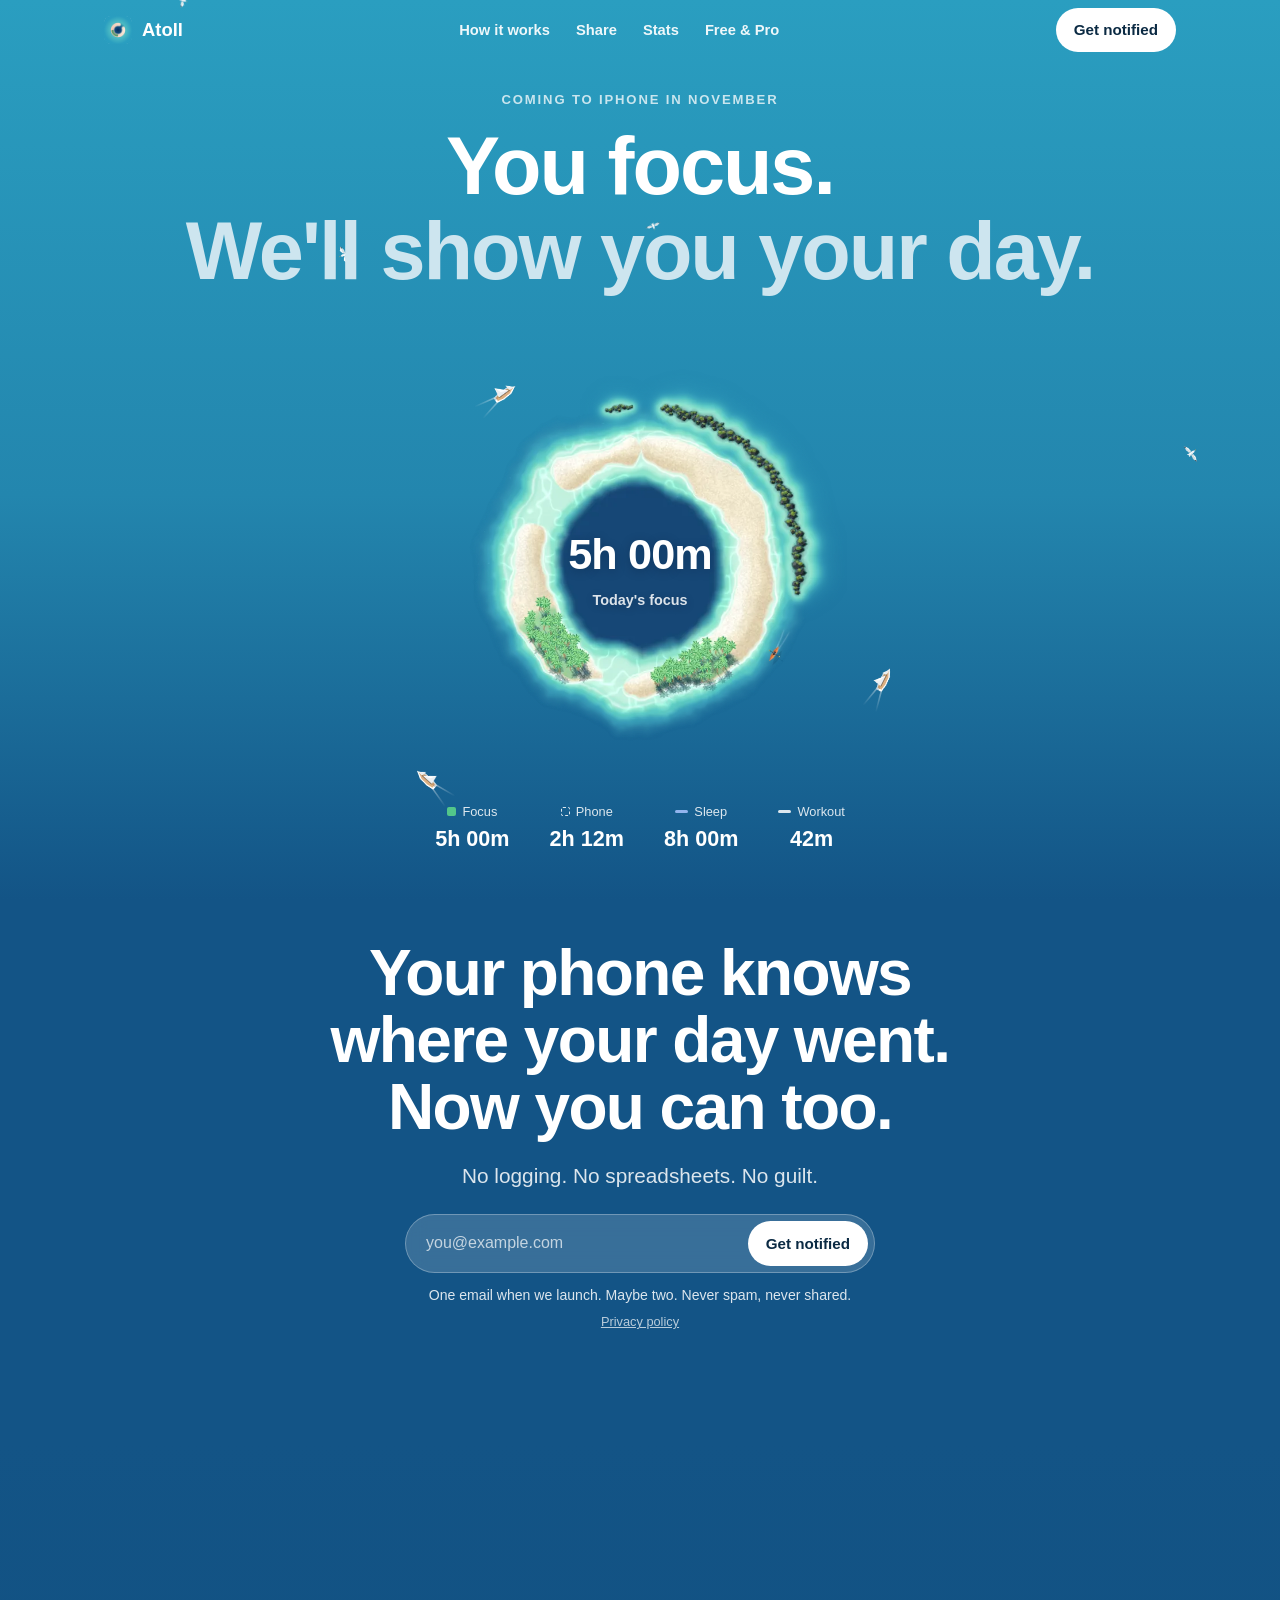
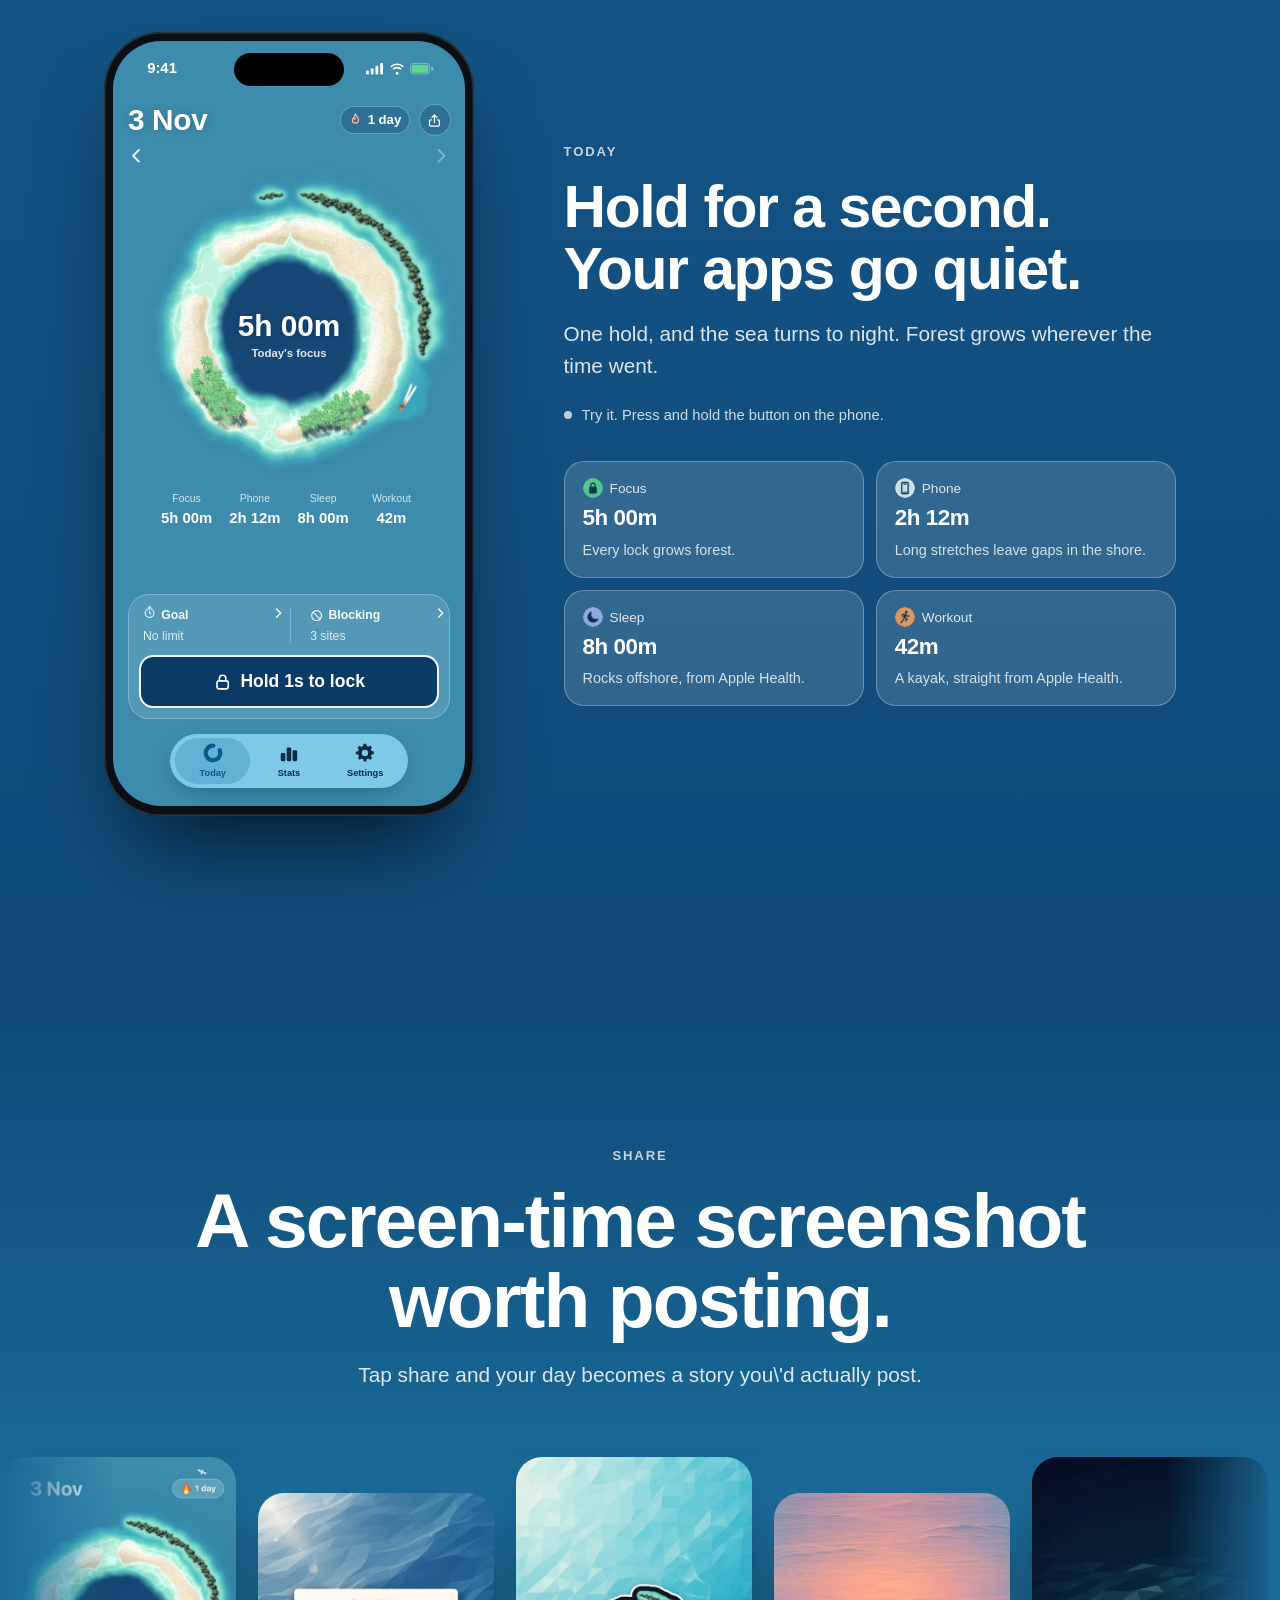
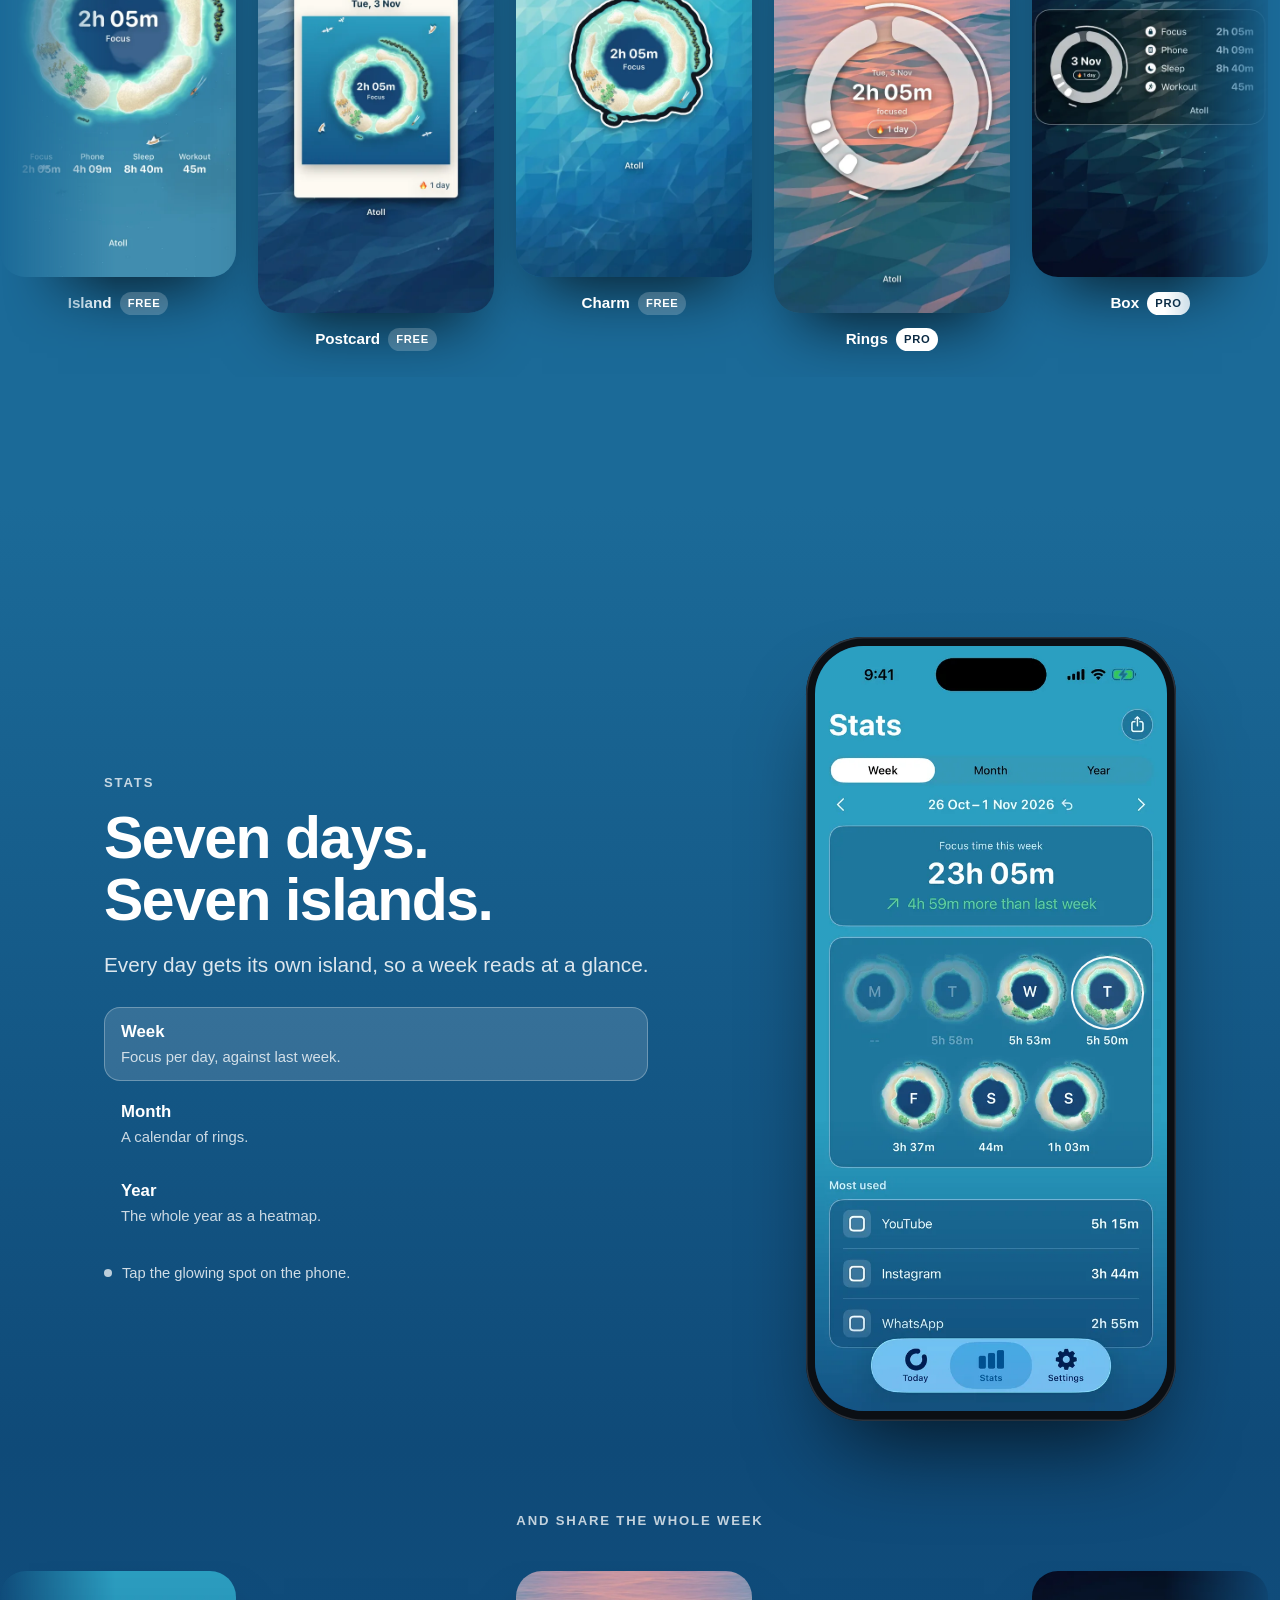
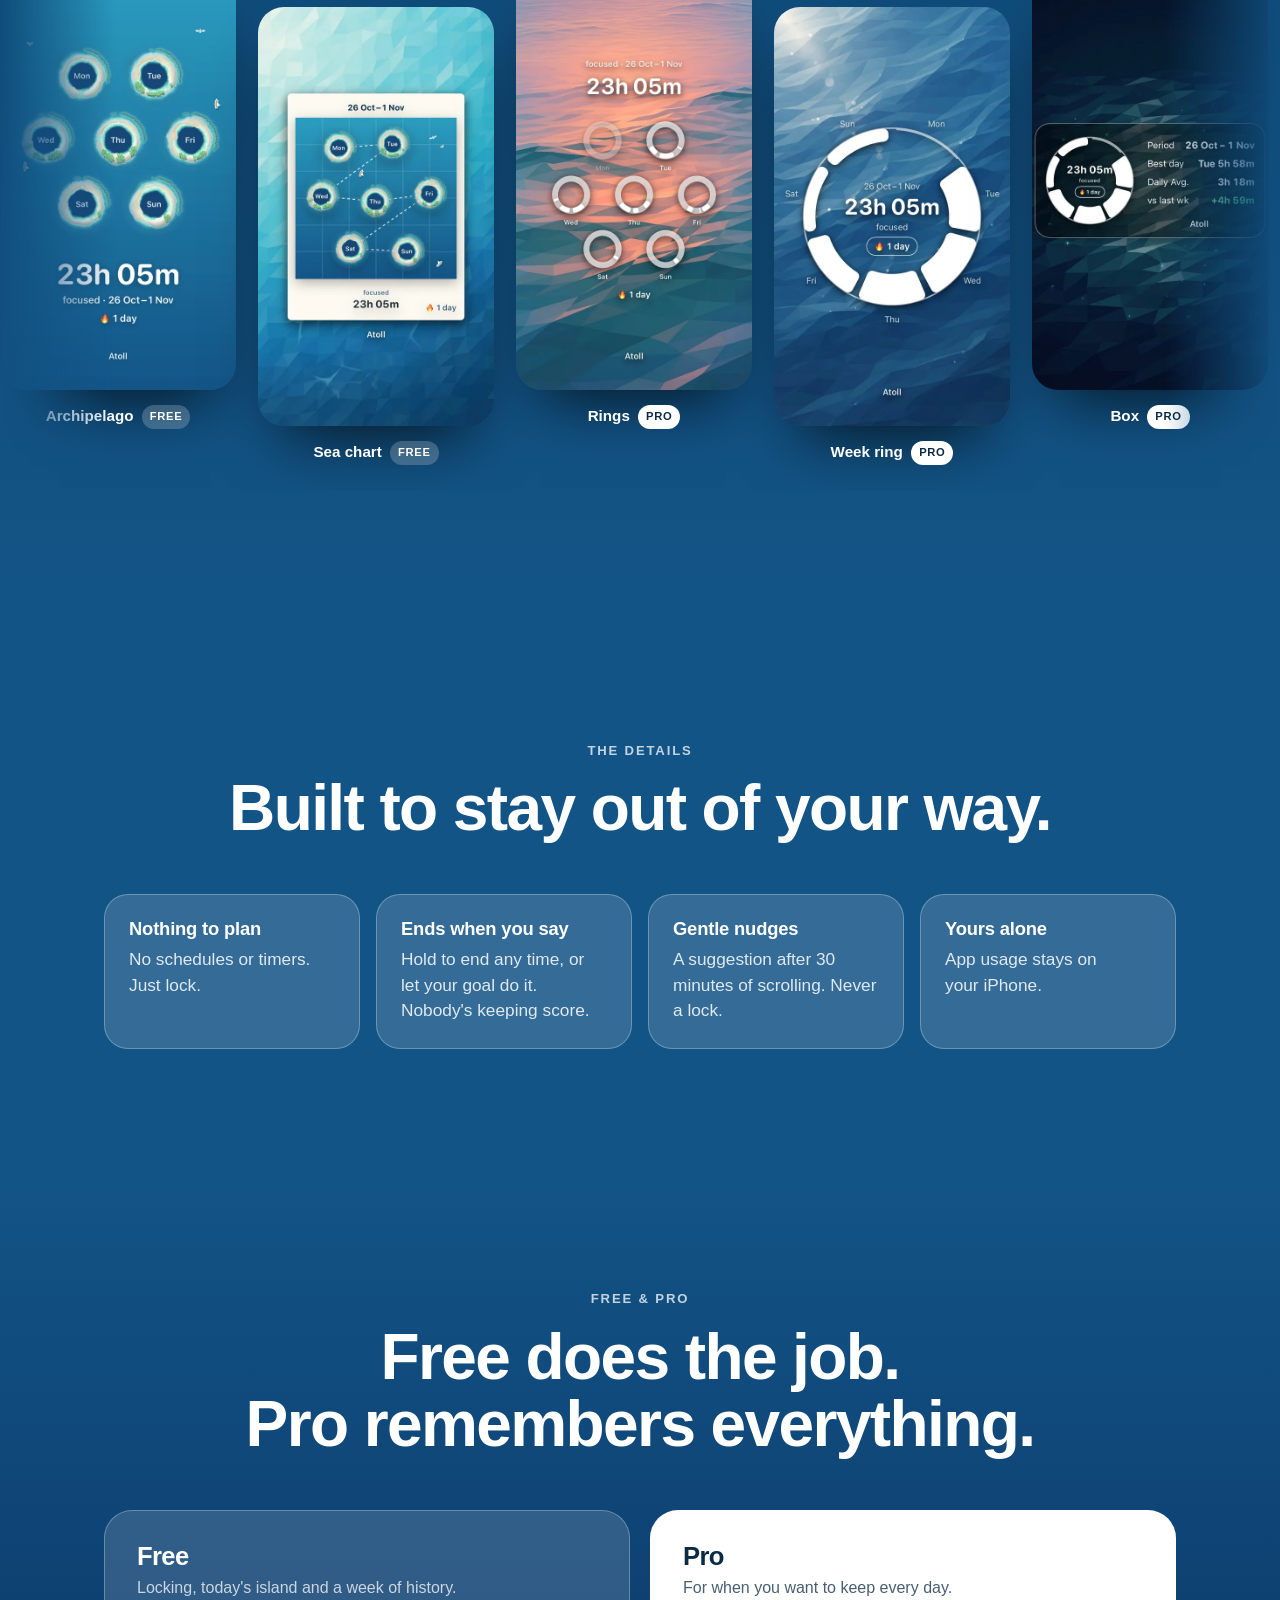
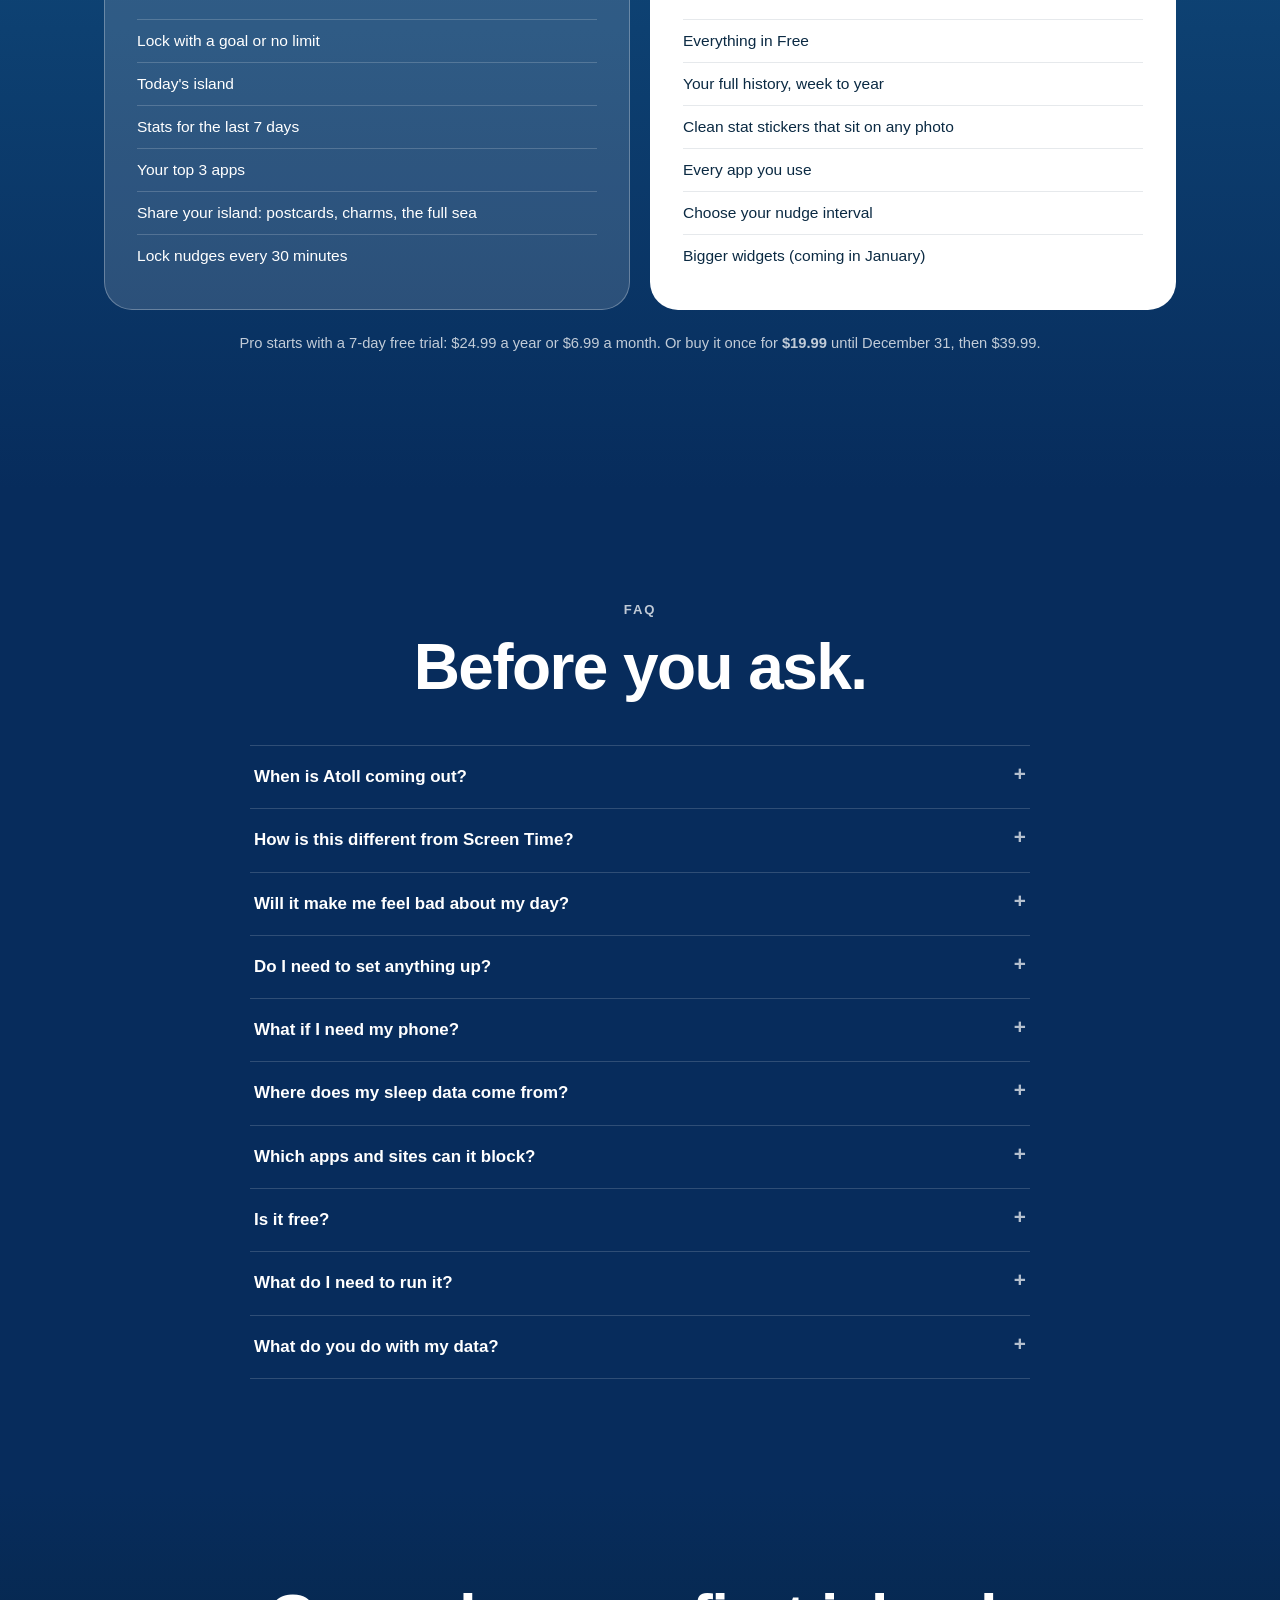
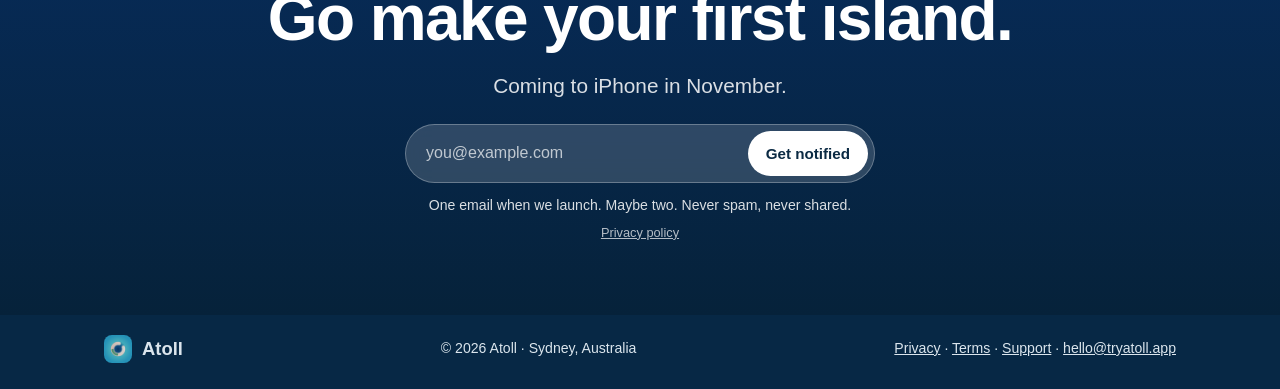
<file: index.html>
<!doctype html>
<html lang="en">
<head>
<meta charset="utf-8">
<script>document.documentElement.className+=" js"</script>
<meta name="viewport" content="width=device-width, initial-scale=1">
<title>Atoll · You focus. We'll show you your day.</title>
<meta name="description" content="Hold once to lock the apps that pull you away. Atoll turns your whole day into an island you'll actually want to post: focus, phone time, sleep and workouts, gathered on their own. Coming to iPhone in November 2026.">
<meta property="og:type" content="website">
<meta property="og:title" content="Atoll · You focus. We'll show you your day.">
<meta property="og:description" content="Hold once to lock. Your whole day grows into an island you'll want to post.">
<meta property="og:image" content="https://tryatoll.app/og-image.png">
<meta property="og:url" content="https://tryatoll.app/">
<meta name="twitter:title" content="Atoll · You focus. We'll show you your day.">
<meta name="twitter:card" content="summary_large_image">
<meta name="twitter:image" content="https://tryatoll.app/og-image.png">
<link rel="canonical" href="https://tryatoll.app/">
<link rel="icon" href="/favicon.ico" sizes="any">
<link rel="icon" type="image/png" sizes="32x32" href="/favicon-32.png">
<link rel="apple-touch-icon" href="/apple-touch-icon.png">
<link rel="manifest" href="/site.webmanifest">
<meta name="theme-color" content="#135486">
<link rel="preload" as="image" href="/img/v2/day/h24.webp">
<style>
  :root{
    /* 앱 디자인 토큰 */
    --sea-outer:#2a9ec0; --sea-deep:#135486; --sea-hole:#072c5c; --sea-edge:#4dbcc4;
    --night:#06223a; --night-2:#0b1a2e; --forest:#5ed98a; --sand:#f7e8d8;
    --ink:#0b2a43; --ink-2:#3a5566; --white:#fff; --glass:rgba(255,255,255,.14); --glass-line:rgba(255,255,255,.28);
    --r:28px;
  }
  *{box-sizing:border-box} html{scroll-behavior:smooth}
  body{margin:0;font-family:-apple-system,BlinkMacSystemFont,"SF Pro Display","SF Pro Text","Helvetica Neue",Arial,sans-serif;color:var(--white);background:var(--sea-deep);line-height:1.55;-webkit-font-smoothing:antialiased;overflow-x:hidden}
  a{color:inherit} img{display:block;max-width:100%;height:auto}
  .wrap{max-width:1120px;margin:0 auto;padding:0 24px}
  .skip{position:absolute;left:-999px}.skip:focus{left:16px;top:16px;z-index:99;background:#fff;color:var(--ink);padding:8px 12px;border-radius:8px}
  h1,h2,h3{letter-spacing:-.025em;line-height:1.05;margin:0;text-wrap:balance}
  p,summary{text-wrap:pretty}
  .lede{text-wrap:balance}
  h2{font-size:clamp(2.2rem,5.4vw,4rem);font-weight:700}
  .eyebrow{font-size:.82rem;font-weight:700;letter-spacing:.14em;text-transform:uppercase;opacity:.75;margin:0 0 14px}
  .lede{font-size:clamp(1.05rem,1.7vw,1.3rem);opacity:.85;max-width:36em;margin:18px 0 0}
  .center{text-align:center}.center .lede{margin-left:auto;margin-right:auto}

  /* 바다 바탕: 위 sea-outer → 아래 sea-deep (앱과 같은 바닥) */
  .sea{background:linear-gradient(180deg,var(--sea-outer) 0%,#2386ae 55%,var(--sea-deep) 100%)}

  /* nav */
  .nav{position:fixed;inset:0 0 auto;z-index:30;transition:background .3s}
  .nav.solid{background:rgba(10,52,86,.55);backdrop-filter:saturate(160%) blur(16px);-webkit-backdrop-filter:saturate(160%) blur(16px)}
  .nav .wrap{display:flex;align-items:center;justify-content:space-between;height:60px}
  .brand{display:flex;align-items:center;gap:10px;font-weight:700;font-size:1.15rem;text-decoration:none}
  .mark{width:28px;height:28px;border-radius:8px;background:url(/img/mark.png) center/cover no-repeat;flex:0 0 28px}
  .nav ul{display:flex;gap:26px;list-style:none;margin:0;padding:0;font-size:.92rem}
  .nav ul a{text-decoration:none;font-weight:600;opacity:.92}.nav ul a:hover{opacity:1}
  .pill{display:inline-flex;align-items:center;gap:8px;padding:10px 18px;border-radius:999px;font-weight:600;font-size:.95rem;text-decoration:none;border:0;cursor:pointer;background:#fff;color:var(--ink);transition:transform .15s;white-space:nowrap}
  .pill:hover{transform:translateY(-1px)}
  @media (max-width:820px){.nav ul{display:none}}

  /* 1 · 하루가 차오르는 섬 (스크롤 시퀀스) */
  .hero{position:relative;height:100vh;min-height:620px}
  .hero .stick{position:sticky;top:0;height:100vh;display:grid;place-items:center;overflow:hidden}
  .hero .copy{position:absolute;top:max(84px,10vh);left:0;right:0;text-align:center;padding:0 24px;z-index:2}
  .hero h1{font-size:clamp(2.6rem,7vw,5.6rem);font-weight:700}
  .herosub{font-size:clamp(1rem,1.6vw,1.2rem);opacity:.92;max-width:30em;margin:16px auto 0;text-wrap:balance}
  .hero h1 span{display:block;color:#cde5ef}
  .stage{position:relative;width:min(84vw,58vh,600px);aspect-ratio:1;margin-top:16vh}
  .stage canvas{width:100%;height:100%;display:block}
  @media (max-width:820px),(max-aspect-ratio:4/5){
    .hero{height:auto}
    .hero .stick{position:relative;height:auto;display:flex;flex-direction:column;align-items:center;gap:22px;padding:84px 0 44px}
    .hero .copy{position:static;padding:34px 24px 0}
    .hero .stage{margin-top:0;width:min(80vw,440px)}
    .hero .legend{position:static;margin-top:8px}
  }
  @media (min-aspect-ratio:1/1){.stage{width:min(84vw,46vh,600px);margin-top:26vh}.hero h1{font-size:clamp(2.6rem,min(7vw,9vh),5.6rem)}}
  .clock{position:absolute;left:50%;top:50%;transform:translate(-50%,-50%);text-align:center;pointer-events:none;text-shadow:0 2px 10px rgba(0,30,60,.35)}
  .clock b{display:block;white-space:nowrap;font-size:clamp(1.6rem,min(4.6vw,4.8vh),3rem);font-weight:700;letter-spacing:-.02em;font-variant-numeric:tabular-nums}
  .clock small{font-size:.9rem;opacity:.85;font-weight:600}
  #sky{position:absolute;inset:0;width:100%;height:100%;pointer-events:none;opacity:0}
  .legend{position:absolute;bottom:max(28px,5vh);left:0;right:0;display:flex;justify-content:center;gap:clamp(14px,4vw,40px);font-variant-numeric:tabular-nums}
  .legend div{text-align:center;min-width:64px}
  .legend small{display:flex;align-items:center;justify-content:center;gap:6px;font-size:.8rem;opacity:.85}
  .legend b{font-size:clamp(1.05rem,2.2vw,1.35rem)}
  .sw{width:9px;height:9px;border-radius:2px;display:inline-block}
  .sw.f{background:var(--forest)} .sw.p{border:1.5px dashed #fff}
  .sw.s{background:#a9c4ff;height:3px;width:13px} .sw.w{background:#fff;height:3px;width:13px}

  /* 신청 */
  .notifyband{padding:40px 0 110px;text-align:center;background:var(--sea-deep)}
  form.notify{max-width:470px;margin:22px auto 0}
  form.notify .row{display:flex;gap:8px;background:rgba(255,255,255,.16);border:1px solid var(--glass-line);padding:6px;border-radius:999px;-webkit-backdrop-filter:blur(10px);backdrop-filter:blur(10px)}
  form.notify input[type=email]{flex:1;min-width:0;border:0;background:transparent;color:#fff;font:inherit;font-size:1rem;padding:10px 14px;outline:none}
  form.notify input::placeholder{color:rgba(255,255,255,.7)}
  form.notify .hp{position:absolute;left:-9999px}
  form.notify .msg{font-size:.88rem;opacity:.85;margin:12px 0 0}
  form.notify .fine{font-size:.8rem;opacity:.7;margin:6px 0 0}
  form.notify.err .row{border-color:#ffb4a8}
  form.notify.busy .pill{opacity:.6}
  form.notify.done .row{display:none}

  /* 화면별 설명: 폰과 글이 번갈아 나온다 */
  .feature{position:relative;padding:130px 0;isolation:isolate}
  .feature .grid{display:grid;grid-template-columns:minmax(270px,370px) 1fr;gap:clamp(40px,7vw,96px);align-items:center;justify-content:center}
  .feature.flip .grid{grid-template-columns:1fr minmax(270px,370px)}
  .feature.flip .pcol{order:2}
  @media (max-width:880px){.feature{padding:90px 0}.feature .grid,.feature.flip .grid{grid-template-columns:1fr;gap:28px}.feature .tcol{display:contents}.feature .tcol>*{order:3}.feature .tcol>.eyebrow,.feature .tcol>h2,.feature .tcol>.lede{order:1;margin-bottom:0}.feature .pcol,.feature.flip .pcol{order:2}.feature .pf{--w:min(62vw,300px)}.feature .tcol>.tpls,.feature .tcol>.facts{margin-top:8px}}
  .pcol{display:flex;justify-content:center}
  .pf{--w:min(80vw,370px);width:var(--w);padding:9px;border-radius:calc((var(--w) - 18px)*.137 + 9px);background:#0b0f14;box-shadow:0 50px 90px -34px rgba(0,0,0,.75),inset 0 0 0 1.5px #2b333d}
  .screen{position:relative;aspect-ratio:603/1311;border-radius:13.7%/6.3%;overflow:hidden;container-type:inline-size;background:#0b3a66}
  .screen img{position:absolute;inset:0;width:100%;height:100%;max-width:none}
  .screen img.s{opacity:0;transition:opacity .5s ease}.screen img.s.on{opacity:1}
  .tcol .lede{margin-left:0}
  

  /* Today: 폰 안에서 눌러 잠그기 */
  .lock{background:linear-gradient(180deg,var(--sea-deep),#0f4a78);padding:190px 0}
  .lock::before{content:"";position:absolute;inset:0;z-index:-1;-webkit-mask-image:linear-gradient(180deg,transparent 0%,#000 14%,#000 86%,transparent 100%);mask-image:linear-gradient(180deg,transparent 0%,#000 14%,#000 86%,transparent 100%);background:linear-gradient(180deg,var(--night),var(--night-2));opacity:0;transition:opacity 1.4s ease}
  .lock.on::before{opacity:1}

  /* 폰 화면을 웹에서 직접 그린다(402 × 874 좌표를 cqw로 옮김) */
  .ui{position:absolute;inset:0;color:#fff;font-family:-apple-system,BlinkMacSystemFont,"SF Pro Text","Helvetica Neue",Arial,sans-serif;overflow:hidden;user-select:none;-webkit-user-select:none}
  .ui>*{position:absolute}
  .ui .sea{inset:0;background:#3e8cad;transition:background 1.2s ease}
  .lock.on .ui .sea{background:#09243b}
  .ui .dim{inset:0;background:#06192b;opacity:0;transition:opacity .35s ease;pointer-events:none}
  .ui.hl .dim{opacity:.32}.lock.on .ui.hl .dim{opacity:.18}
  .ui .isl{left:0;top:32.338cqw;width:100%;height:100.000cqw;pointer-events:none}
  .ui .isl img{position:absolute;inset:0;width:100%;height:100%;opacity:0;transition:opacity .6s ease;max-width:none}
  .ui .isl .b-day{opacity:1}
  .lock.on .ui .isl .b-day{opacity:0}.lock.on .ui .isl .b-night{opacity:1}
  .ui.hl .isl .base{opacity:0!important}
  .lock:not(.on) .ui .isl .hd.on{opacity:1}.lock.on .ui .isl .hn.on{opacity:1}
  .ui .dyn{left:34.328cqw;top:3.483cqw;width:31.343cqw;height:9.204cqw;border-radius:4.975cqw;background:#000}
  .ui .time{left:13.930cqw;top:7.960cqw;transform:translate(-50%,-50%);font-size:4.229cqw;font-weight:600}
  .ui .sb{right:8.955cqw;top:5.721cqw;display:flex;gap:1.493cqw;align-items:center;height:4.478cqw}
  .ui .sb svg{height:3.234cqw;width:auto;fill:currentColor}
  .ui h4{margin:0;left:4.229cqw;top:17.413cqw;font-size:8.458cqw;line-height:9.950cqw;font-weight:700;letter-spacing:-.01em;text-shadow:0 1px 8px rgba(0,30,60,.25)}
  .ui .pillb{top:18.408cqw;height:7.960cqw;border-radius:3.980cqw;background:rgba(11,58,102,.32);border:1px solid rgba(255,255,255,.3);display:flex;align-items:center;justify-content:center;gap:1.244cqw;font-size:3.731cqw;font-weight:600}
  .ui .streak{left:64.428cqw;width:19.900cqw}
  .ui .shr{left:86.816cqw;width:9.204cqw;height:9.204cqw;top:17.910cqw;border-radius:50%}
  .ui .pillb svg{height:4.229cqw;width:auto}
  .ui .chev{top:30.100cqw;height:4.975cqw;width:auto;opacity:.95}
  .ui .num{left:0;right:0;top:80.846cqw;transform:translateY(-50%);text-align:center;font-size:8.458cqw;font-weight:700;line-height:1.1;font-variant-numeric:tabular-nums;font-family:ui-rounded,"SF Pro Rounded",-apple-system,BlinkMacSystemFont,"Helvetica Neue",Arial,sans-serif;text-shadow:0 2px 8px rgba(0,30,60,.3);transition:opacity .35s}
  .ui .cap{left:0;right:0;top:88.806cqw;transform:translateY(-50%);text-align:center;font-size:3.234cqw;font-weight:600;opacity:.88;transition:opacity .35s}
  .ui.hl .num,.ui.hl .cap{opacity:.22}
  .ui .plg{left:0;right:0;top:127.363cqw;height:10.945cqw;display:flex;justify-content:center}
  .ui .li{width:19.403cqw;text-align:center;border:0;background:none;color:inherit;font:inherit;cursor:pointer;padding:0;transition:opacity .35s}
  .ui .li small{display:block;font-size:2.985cqw;font-weight:500;opacity:.78;line-height:5.473cqw}
  .ui .li b{display:block;font-size:4.229cqw;font-weight:600;line-height:5.473cqw;font-variant-numeric:tabular-nums;white-space:nowrap}
  .ui.hl .li{opacity:.38}.ui.hl .li.on{opacity:1}
  .ui .card{left:4.229cqw;top:157.214cqw;width:91.542cqw;height:35.323cqw;border-radius:5.970cqw;background:rgba(255,255,255,.11);border:1px solid rgba(255,255,255,.26);transition:background 1s,border-color 1s}
  .lock.on .ui .card{background:rgba(255,255,255,.07);border-color:rgba(255,255,255,.2)}
  .ui .row{position:absolute;top:2.985cqw;display:flex;align-items:center;gap:1.493cqw;font-size:3.483cqw;font-weight:600;opacity:.95}
  .ui .row svg{height:3.731cqw;width:auto}
  .ui .sub{position:absolute;top:8.955cqw;font-size:3.483cqw;opacity:.8}
  .ui .div{position:absolute;left:45.771cqw;top:3.483cqw;width:1px;height:9.950cqw;background:rgba(255,255,255,.22)}
  .ui .arr{position:absolute;top:3.234cqw;height:3.483cqw;width:auto}
  .ui .hold{position:absolute;left:3.483cqw;top:17.413cqw;width:84.080cqw;height:13.930cqw;border:0;padding:0;border-radius:3.483cqw;background:#0b3a66;color:#fff;font:inherit;font-size:4.975cqw;font-weight:600;display:flex;align-items:center;justify-content:center;gap:2.239cqw;cursor:pointer;touch-action:none;-webkit-tap-highlight-color:transparent;transition:background .9s,color .9s;animation:nudge 1.9s ease-in-out infinite;outline:2px solid rgba(255,255,255,.9);outline-offset:0}
  .ui .hold svg{height:5.473cqw;width:auto}
  .ui .hold i{position:absolute;inset:0;border-radius:inherit;background:rgba(255,255,255,.34);clip-path:inset(0 calc((1 - var(--p,0))*100%) 0 0)}
  .lock.on .ui .hold{background:#eaf4f7;color:#0b2a43}.lock.on .ui .hold i{background:rgba(11,58,102,.2)}
  .ui .hold span{position:relative;display:flex;align-items:center;gap:2.239cqw}
  .ui .ml{display:none!important}.lock.on .ui .ml{display:inline-flex!important}.lock.on .ui .dl{display:none!important}
  @keyframes nudge{0%,100%{box-shadow:0 0 0 0 rgba(255,255,255,.7),0 0 10px 0 rgba(255,255,255,.35)}50%{box-shadow:0 0 0 7px rgba(255,255,255,.28),0 0 30px 8px rgba(255,255,255,.6)}}
  .ui .tab{left:16.169cqw;top:197.015cqw;width:67.662cqw;height:15.174cqw;border-radius:7.711cqw;background:#7ec9e8;transition:background 1s;box-shadow:0 8px 24px -10px rgba(0,30,60,.5)}
  .lock.on .ui .tab{background:rgba(32,70,104,.95);box-shadow:inset 0 0 0 1px rgba(80,160,220,.45)}
  .ui .ti{position:absolute;top:0.995cqw;width:21.393cqw;height:13.184cqw;border-radius:6.716cqw;display:flex;flex-direction:column;align-items:center;justify-content:center;gap:0.498cqw;font-size:2.612cqw;font-weight:600;color:#0b2a43}
  .ui .ti svg{height:6.219cqw;width:auto;fill:currentColor}
  .ui .ti.sel{background:rgba(0,98,150,.22);color:#075a8c}
  .lock.on .ui .ti{color:#fff}.lock.on .ui .ti.sel{background:rgba(10,45,80,.9);color:#93ffff}

  .hold-note{font-size:.92rem;opacity:.8;margin:22px 0 0;display:flex;align-items:center;gap:10px}
  .hold-note::before{content:"";width:8px;height:8px;border-radius:50%;background:#fff;opacity:.9;animation:blink 1.6s ease-in-out infinite}
  @keyframes blink{50%{opacity:.25}}
  .facts{display:grid;grid-template-columns:1fr 1fr;gap:12px;margin-top:34px}
  @media (max-width:520px){.facts{grid-template-columns:1fr}}
  .fact{background:var(--glass);border:1px solid var(--glass-line);border-radius:20px;padding:16px 18px}
  .fact{cursor:default;transition:background .2s,transform .2s,border-color .2s}
  .fact:hover,.fact:focus-visible,.fact.on{background:rgba(255,255,255,.26);transform:translateY(-2px);outline:0}
  .fact small img.kind{width:20px;height:20px;border-radius:50%}
  .fact{background:var(--glass);border:1px solid var(--glass-line);border-radius:20px;padding:16px 18px}
  .fact{cursor:default;transition:background .2s,transform .2s,border-color .2s}
  .fact:hover,.fact:focus-visible,.fact.on{background:rgba(255,255,255,.26);transform:translateY(-2px);outline:0}
  .fact small img.kind{width:20px;height:20px;border-radius:50%}
  .fact small{display:flex;align-items:center;gap:7px;font-size:.85rem;opacity:.85}
  .fact b{display:block;font-size:1.4rem;letter-spacing:-.02em;margin:2px 0 4px;font-variant-numeric:tabular-nums}
  .fact p{margin:0;font-size:.9rem;opacity:.8;line-height:1.45}

  /* Share · Stats */
  .share{padding:140px 0 130px;background:linear-gradient(180deg,#0f4a78,#1b6a98 45%,#1b6a98);overflow:hidden}
  .share h2{font-size:clamp(2.4rem,6vw,4.8rem)}
  .lock h2,.stats h2{font-size:clamp(2.2rem,4.6vw,3.7rem)}
  .feature .tcol .lede{text-wrap:pretty;max-width:none}
  .stats{background:linear-gradient(180deg,#1b6a98,#0f4a78 55%,var(--sea-deep));overflow:hidden}
  .railhead{margin-top:90px}
  .rail{position:relative;margin-top:56px;overflow:hidden;-webkit-mask-image:linear-gradient(90deg,transparent,#000 9%,#000 91%,transparent);mask-image:linear-gradient(90deg,transparent,#000 9%,#000 91%,transparent)}
  .stats .rail{margin-top:30px}
  .track{display:flex;gap:22px;width:max-content;padding:10px 0 26px;animation:slide var(--dur,40s) linear infinite}
  .rail.rev .track{animation-direction:reverse}
  .rail:hover .track{animation-play-state:paused}
  @keyframes slide{to{transform:translateX(var(--shift,-50%))}}
  .story{width:clamp(170px,19vw,236px);margin:0;flex:0 0 auto}
  .story.lo{margin-top:36px}
  .story img{width:100%;aspect-ratio:9/16;object-fit:cover;border-radius:26px;box-shadow:0 34px 60px -26px rgba(0,0,0,.75)}
  .story figcaption{margin:14px 0 0;text-align:center;font-weight:600;font-size:.95rem}
  .badge{display:inline-block;font-size:.7rem;font-weight:700;letter-spacing:.06em;padding:3px 8px;border-radius:999px;background:rgba(255,255,255,.2);margin-left:4px;vertical-align:1px}
  .badge.pro{background:#fff;color:var(--ink)}
  .views{list-style:none;margin:30px 0 0;padding:0;display:grid;gap:0;max-width:30em}
  .views li{display:grid;grid-template-columns:5.2em 1fr;gap:14px;padding:15px 0;border-top:1px solid rgba(255,255,255,.18);font-size:1.02rem}
  .views li:last-child{border-bottom:1px solid rgba(255,255,255,.18)}
  .views b{font-size:1.1rem}.views span{opacity:.8}
  .tpls[hidden]{display:none}
  .tpls{display:grid;gap:6px;margin-top:26px;max-width:34em}
  .tpl{display:block;width:100%;text-align:left;font:inherit;color:inherit;cursor:pointer;background:transparent;border:1px solid transparent;border-radius:16px;padding:11px 16px;transition:background .2s,border-color .2s}
  .tpl:hover{background:rgba(255,255,255,.1)}
  .tpl[aria-pressed=true]{background:var(--glass);border-color:var(--glass-line)}
  .tpl .n{display:block;font-weight:700;font-size:1.05rem}
  .tpl .d{display:block;margin-top:2px;font-size:.93rem;opacity:.78;line-height:1.45}
  .screen .sdim{position:absolute;inset:0;background:#06192b;opacity:0;transition:opacity .4s;pointer-events:none}
  .screen .sdim.on{opacity:.38}
  .screen img.sh{transform:translateY(100%);clip-path:inset(44.9% 0 0 0 round 9cqw 9cqw 0 0);transition:transform .5s cubic-bezier(.2,.8,.2,1);pointer-events:none}
  .screen img.sh.up{transform:none}
  .cardview{position:relative;width:min(78vw,340px);aspect-ratio:9/16}
  .cardview .cv{position:absolute;inset:0;width:100%;height:100%;object-fit:cover;border-radius:28px;box-shadow:0 44px 80px -30px rgba(0,0,0,.7);opacity:0;transform:scale(.97);transition:opacity .45s ease,transform .45s ease}
  .cardview .cv.on{opacity:1;transform:none}
  .tabs{display:inline-flex;gap:4px;padding:4px;border-radius:999px;background:var(--glass);border:1px solid var(--glass-line);margin-top:26px}
  .tabs button{font:inherit;font-weight:600;font-size:.95rem;color:#fff;background:transparent;border:0;border-radius:999px;padding:9px 18px;cursor:pointer}
  .tabs button[aria-selected=true]{background:#fff;color:var(--ink)}
  .tpl .n .badge{margin-left:2px}
  .spot{position:absolute;z-index:3;border:2px solid rgba(255,255,255,.95);background:rgba(255,255,255,.06);padding:0;cursor:pointer;opacity:0;pointer-events:none;transition:opacity .3s;animation:nudge 1.9s ease-in-out infinite;-webkit-tap-highlight-color:transparent}
  .seg{position:absolute;z-index:3;border:2px solid transparent;background:none;padding:0;cursor:pointer;transition:border-color .2s}
  .seg:hover,.seg:focus-visible{border-color:rgba(255,255,255,.7);outline:0}
  .spot.show{opacity:1;pointer-events:auto}
  .spot.close{transition:opacity .15s}.spot.close.show{transition:opacity .3s .5s}
  .spot:focus-visible{outline:3px solid #fff;outline-offset:3px}
  .fine2{font-size:.9rem;opacity:.72;margin:20px 0 0;max-width:34em}
  @media (prefers-reduced-motion:reduce){.track{animation:none}.rail{overflow-x:auto}}

  /* 7 · 세부 */
  .details{padding:120px 0;background:var(--sea-deep)}
  .bento{display:grid;grid-template-columns:repeat(4,1fr);gap:16px;margin-top:52px}
  @media (max-width:980px){.bento{grid-template-columns:1fr 1fr}}
  @media (max-width:560px){.bento{grid-template-columns:1fr}}
  .bento div{background:var(--glass);border:1px solid var(--glass-line);border-radius:24px;padding:24px}
  .bento h3{font-size:1.15rem;margin-bottom:8px;letter-spacing:-.01em}
  .bento p{margin:0;opacity:.85;font-size:1.08rem;line-height:1.5}

  /* 8 · 요금 */
  .plans{padding:120px 0;background:linear-gradient(180deg,var(--sea-deep),var(--sea-hole))}
  .plangrid{display:grid;grid-template-columns:1fr 1fr;gap:20px;margin-top:52px}
  @media (max-width:760px){.plangrid{grid-template-columns:1fr}}
  .plan{border-radius:28px;padding:32px;background:var(--glass);border:1px solid var(--glass-line)}
  .plan.pro{background:#fff;color:var(--ink)}
  .plan h3{font-size:1.6rem}.plan .sub{opacity:.75;margin:6px 0 18px}
  .plan ul{list-style:none;padding:0;margin:0}
  .plan li{padding:9px 0;border-top:1px solid rgba(255,255,255,.18);font-size:.97rem}
  .plan.pro li{border-color:rgba(11,42,67,.1)}
  .plannote{text-align:center;opacity:.75;margin-top:22px;font-size:.92rem}

  /* 9 · FAQ */
  .faq{padding:110px 0;background:var(--sea-hole)}
  .faq .list{max-width:780px;margin:44px auto 0}
  details{border-top:1px solid rgba(255,255,255,.16);padding:18px 4px}
  details:last-child{border-bottom:1px solid rgba(255,255,255,.16)}
  summary{cursor:pointer;font-weight:600;font-size:1.06rem;list-style:none;display:flex;justify-content:space-between;gap:16px}
  summary::-webkit-details-marker{display:none}
  summary::after{content:"+";opacity:.7;font-size:1.3rem;line-height:1}
  details[open] summary::after{content:"–"}
  details p{opacity:.8;margin:10px 0 0}

  .final{padding:96px 0 72px;background:linear-gradient(180deg,var(--sea-hole),var(--night))}
  footer{background:var(--night);padding:20px 0 26px;font-size:.88rem;opacity:.85}
  footer .wrap{display:flex;justify-content:space-between;gap:16px;flex-wrap:wrap;align-items:center}

  /* 나타나기 */
  .js .reveal{opacity:0;transform:translateY(26px);transition:opacity .8s ease,transform .8s ease;transition-delay:var(--d,0s)}
  .js .reveal.in{opacity:1;transform:none}
  @media (prefers-reduced-motion:reduce){
    html{scroll-behavior:auto}
    .js .reveal{opacity:1;transform:none;transition:none}
    .card .tilt{transition:none}
  }
</style>
</head>
<body>
<a class="skip" href="#main">Skip to content</a>
<nav class="nav" id="nav"><div class="wrap">
  <a class="brand" href="/"><span class="mark" aria-hidden="true"></span>Atoll</a>
  <ul><li><a href="#today">How it works</a></li><li><a href="#share">Share</a></li><li><a href="#stats">Stats</a></li><li><a href="#plans">Free &amp; Pro</a></li></ul>
  <a class="pill" href="#notify">Get notified</a>
</div></nav>

<main id="main">
<!-- 1 · 들어오면 하루가 차오른다 -->
<section class="hero sea" id="top" aria-label="Your day grows into an island">
  <div class="stick">
    <div class="copy" id="heroCopy">
      <p class="eyebrow">Coming to iPhone in November</p>
      <h1>You focus.<span>We'll show&nbsp;you your day.</span></h1>
    </div>
    <div class="stage" id="stage">
      <canvas id="dayCanvas" width="720" height="720" role="img" aria-label="An island whose shore fills in as the day goes on, with forest where you focused"></canvas>
      <div class="clock" aria-hidden="true"><b id="clockFocus">0m</b><small id="clockTime">12:00 AM</small></div>
    </div>
    <canvas id="sky" aria-hidden="true"></canvas>
    <div class="legend" aria-hidden="true">
      <div><small><i class="sw f"></i>Focus</small><b id="lgF">0m</b></div>
      <div><small><i class="sw p"></i>Phone</small><b id="lgP">0m</b></div>
      <div><small><i class="sw s"></i>Sleep</small><b id="lgS">0m</b></div>
      <div><small><i class="sw w"></i>Workout</small><b id="lgW">0m</b></div>
    </div>
  </div>
</section>

<section class="notifyband" id="notify">
  <div class="wrap reveal">
    <h2>Your phone knows where your day went.<br>Now you can too.</h2>
    <p class="lede" style="margin-left:auto;margin-right:auto">No logging. No spreadsheets. No guilt.</p>
    <form class="notify" novalidate>
      <div class="row"><input type="email" name="email" placeholder="you@example.com" aria-label="Email address" autocomplete="email" required><input class="hp" type="text" name="website" tabindex="-1" autocomplete="off" aria-hidden="true"><button class="pill" type="submit">Get notified</button></div>
      <p class="msg" role="status" aria-live="polite">One email when we launch. Maybe two. Never spam, never shared.</p>
      <p class="fine"><a href="/privacy/">Privacy policy</a></p>
    </form>
  </div>
</section>

<!-- 2 · Today: 눌러서 잠그기 -->
<section class="feature lock" id="today">
  <div class="wrap grid">
    <div class="pcol reveal">
      <div class="pf"><div class="screen" role="group" aria-label="Atoll Today screen demo">
      <div class="ui" id="ui">
        <div class="sea"></div>
        <div class="dim"></div>
        <div class="isl"><img class="base b-day" src="/img/v2/island/day.webp" alt="" width="720" height="720"><img class="base b-night" src="/img/v2/island/night.webp" alt="" width="720" height="720" loading="lazy"><img class="hl hd" data-k="focus" src="/img/v2/island/hl-focus.webp" alt="" width="720" height="720" loading="lazy"><img class="hl hd" data-k="phone" src="/img/v2/island/hl-phone.webp" alt="" width="720" height="720" loading="lazy"><img class="hl hd" data-k="sleep" src="/img/v2/island/hl-sleep.webp" alt="" width="720" height="720" loading="lazy"><img class="hl hd" data-k="workout" src="/img/v2/island/hl-workout.webp" alt="" width="720" height="720" loading="lazy"><img class="hl hn" data-k="focus" src="/img/v2/island/nhl-focus.webp" alt="" width="720" height="720" loading="lazy"><img class="hl hn" data-k="phone" src="/img/v2/island/nhl-phone.webp" alt="" width="720" height="720" loading="lazy"><img class="hl hn" data-k="sleep" src="/img/v2/island/nhl-sleep.webp" alt="" width="720" height="720" loading="lazy"><img class="hl hn" data-k="workout" src="/img/v2/island/nhl-workout.webp" alt="" width="720" height="720" loading="lazy"></div>
        <div class="dyn"></div><div class="time">9:41</div><div class="sb"><svg viewBox="0 0 18 12" aria-hidden="true"><rect x="0" y="8" width="3" height="4" rx="1"/><rect x="5" y="5.5" width="3" height="6.5" rx="1"/><rect x="10" y="3" width="3" height="9" rx="1"/><rect x="15" y="0" width="3" height="12" rx="1"/></svg><svg viewBox="0 0 17 12" aria-hidden="true"><path d="M8.5 2.2a8.6 8.6 0 0 1 6 2.4l1.2-1.3A10.4 10.4 0 0 0 8.5.4 10.4 10.4 0 0 0 1.3 3.3l1.2 1.3a8.6 8.6 0 0 1 6-2.4zm0 3.6a5 5 0 0 1 3.5 1.4l1.2-1.3a6.800 6.800 0 0 0-9.400 0L5 7.200a5 5 0 0 1 3.500-1.400zm0 3.500a1.600 1.600 0 1 0 0 3.200 1.600 1.600 0 0 0 0-3.200z"/></svg><svg viewBox="0 0 27 13" aria-hidden="true"><rect x=".5" y=".5" width="22" height="12" rx="3.500" fill="none" stroke="currentColor" opacity=".4"/><rect x="2" y="2" width="19" height="9" rx="2" fill="#5ed98a"/><path d="M24.500 4.500v4a2 2 0 0 0 0-4z" opacity=".5"/></svg></div>
        <h4>3 Nov</h4>
        <div class="pillb streak"><svg viewBox="0 0 24 24" fill="none" stroke="#ffb3a1" stroke-width="2" stroke-linecap="round" stroke-linejoin="round" aria-hidden="true"><path d="M12 3c1 3 5 5 5 10a5 5 0 0 1-10 0c0-2 1-3 2-4 0 2 1 3 2 3 0-3-1-6 1-9z"/></svg>1 day</div><div class="pillb shr"><svg viewBox="0 0 24 24" fill="none" stroke="currentColor" stroke-width="2" stroke-linecap="round" stroke-linejoin="round" aria-hidden="true"><path d="M12 15V3M8 7l4-4 4 4"/><path d="M7 11H6a2 2 0 0 0-2 2v6a2 2 0 0 0 2 2h12a2 2 0 0 0 2-2v-6a2 2 0 0 0-2-2h-1"/></svg></div>
        <svg class="chev" style="left:4.229cqw" viewBox="0 0 24 24" fill="none" stroke="#fff" stroke-width="2.6" stroke-linecap="round" stroke-linejoin="round" aria-hidden="true"><path d="M15 4l-8 8 8 8"/></svg><svg class="chev" style="left:90.547cqw;opacity:.35" viewBox="0 0 24 24" fill="none" stroke="#fff" stroke-width="2.6" stroke-linecap="round" stroke-linejoin="round" aria-hidden="true"><path d="M9 4l8 8-8 8"/></svg>
        <div class="num" id="lockNum" aria-live="polite">5h 00m</div><div class="cap" id="lockCap">Today's focus</div>
        <div class="plg"><button class="li" type="button" data-k="focus"><small>Focus</small><b id=lockFocus>5h 00m</b></button><button class="li" type="button" data-k="phone"><small>Phone</small><b>2h 12m</b></button><button class="li" type="button" data-k="sleep"><small>Sleep</small><b>8h 00m</b></button><button class="li" type="button" data-k="workout"><small>Workout</small><b>42m</b></button></div>
        <div class="card">
          <div class="row" style="left:3.980cqw"><span class="dl"><svg viewBox="0 0 24 24" fill="none" stroke="currentColor" stroke-width="2" stroke-linecap="round" stroke-linejoin="round" aria-hidden="true"><circle cx="12" cy="13" r="8"/><path d="M12 9v4l2.5 1.5M10 2h4"/></svg></span><span class="ml"><svg viewBox="0 0 24 24" fill="none" stroke="currentColor" stroke-width="2" stroke-linecap="round" stroke-linejoin="round" aria-hidden="true"><rect x="5" y="11" width="14" height="10" rx="2.5"/><path d="M8 11V8a4 4 0 0 1 8 0v3"/></svg></span><span id="rowL">Goal</span></div><svg class="arr" style="left:40.796cqw" viewBox="0 0 24 24" fill="none" stroke="currentColor" stroke-width="2.6" stroke-linecap="round" stroke-linejoin="round" aria-hidden="true"><path d="M9 4l8 8-8 8"/></svg>
          <div class="sub" style="left:3.980cqw" id="subL">No limit</div>
          <div class="div"></div>
          <div class="row" style="left:51.493cqw"><svg viewBox="0 0 24 24" fill="none" stroke="currentColor" stroke-width="2" stroke-linecap="round" stroke-linejoin="round" aria-hidden="true"><circle cx="12" cy="12" r="9"/><path d="M5.6 5.6l12.8 12.8"/></svg>Blocking</div><svg class="arr" style="left:86.567cqw" viewBox="0 0 24 24" fill="none" stroke="currentColor" stroke-width="2.6" stroke-linecap="round" stroke-linejoin="round" aria-hidden="true"><path d="M9 4l8 8-8 8"/></svg>
          <div class="sub" style="left:51.493cqw">3 sites</div>
          <button class="hold" id="holdBtn" type="button" aria-describedby="holdNote"><i></i><span><span class="dl"><svg viewBox="0 0 24 24" fill="none" stroke="currentColor" stroke-width="2" stroke-linecap="round" stroke-linejoin="round" aria-hidden="true"><rect x="5" y="11" width="14" height="10" rx="2.5"/><path d="M8 11V8a4 4 0 0 1 8 0v3"/></svg></span><span class="ml"><svg viewBox="0 0 24 24" fill="none" stroke="currentColor" stroke-width="2" stroke-linecap="round" stroke-linejoin="round" aria-hidden="true"><rect x="5" y="11" width="14" height="10" rx="2.5"/><path d="M8 11V8a4 4 0 0 1 7.5-2"/></svg></span><span id="holdLabel">Hold 1s to lock</span></span></button>
        </div>
        <div class="tab"><div class="ti sel" style="left:1.493cqw"><svg viewBox="0 0 24 24" aria-hidden="true"><circle cx="12" cy="12" r="8" fill="none" stroke="currentColor" stroke-width="4.6" stroke-linecap="round" stroke-dasharray="41 9.3" transform="rotate(-23 12 12)"/></svg>Today</div><div class="ti" style="left:23.134cqw"><svg viewBox="0 0 24 24" aria-hidden="true"><rect x="3" y="12" width="5" height="9" rx="1.500"/><rect x="9.500" y="6" width="5" height="15" rx="1.500"/><rect x="16" y="9" width="5" height="12" rx="1.500"/></svg>Stats</div><div class="ti" style="left:44.776cqw"><svg viewBox="0 0 24 24" aria-hidden="true"><path fill-rule="evenodd" d="M10.600 2h2.800l.5 2.400 1.800.8 2.100-1.300 2 2-1.300 2.100.8 1.800 2.400.5v2.800l-2.400.5-.8 1.800 1.300 2.100-2 2-2.100-1.300-1.800.8-.5 2.400h-2.800l-.5-2.400-1.800-.8-2.100 1.300-2-2 1.300-2.100-.8-1.800L2 13.400v-2.800l2.400-.5.8-1.800L3.900 6.200l2-2 2.100 1.300 1.800-.8zM12 8.500a3.500 3.500 0 1 0 0 7 3.500 3.500 0 0 0 0-7z"/></svg>Settings</div></div>
      </div>
    </div></div>
    </div>
    <div class="tcol reveal">
      <p class="eyebrow">Today</p>
      <h2>Hold for a second.<br>Your apps go quiet.</h2>
      <p class="lede">One hold, and the sea turns to night. Forest grows wherever the time went.</p>
      <p class="hold-note" id="holdNote">Try it. Press and hold the button on the phone.</p>
      <div class="facts">
        <div class="fact" data-k="focus" tabindex="0"><small><img class="kind" src="/img/v2/kind/focus.webp" alt="" width="20" height="20">Focus</small><b>5h 00m</b><p>Every lock grows forest.</p></div>
        <div class="fact" data-k="phone" tabindex="0"><small><img class="kind" src="/img/v2/kind/phone.webp" alt="" width="20" height="20">Phone</small><b>2h 12m</b><p>Long stretches leave gaps in the shore.</p></div>
        <div class="fact" data-k="sleep" tabindex="0"><small><img class="kind" src="/img/v2/kind/sleep.webp" alt="" width="20" height="20">Sleep</small><b>8h 00m</b><p>Rocks offshore, from Apple Health.</p></div>
        <div class="fact" data-k="workout" tabindex="0"><small><img class="kind" src="/img/v2/kind/workout.webp" alt="" width="20" height="20">Workout</small><b>42m</b><p>A kayak, straight from Apple Health.</p></div>
      </div>
    </div>
  </div>
</section>

<!-- 3 · Share: 서식이 흘러간다 -->
<section class="share" id="share">
  <div class="wrap center reveal">
    <p class="eyebrow">Share</p>
    <h2>A screen&#8209;time screenshot<br>worth posting.</h2>
    <p class="lede">Tap share and your day becomes a story you\'d actually post.</p>
  </div>
  <div class="rail" aria-label="Daily share styles"><div class="track"><figure class="story"><img src="/img/v2/card-dayIsland.webp" alt="Island share style" width="540" height="960" loading="lazy"><figcaption>Island <span class="badge">FREE</span></figcaption></figure><figure class="story"><img src="/img/v2/card-dayPostcard.webp" alt="Postcard share style" width="540" height="960" loading="lazy"><figcaption>Postcard <span class="badge">FREE</span></figcaption></figure><figure class="story"><img src="/img/v2/card-dayCharm.webp" alt="Charm share style" width="540" height="960" loading="lazy"><figcaption>Charm <span class="badge">FREE</span></figcaption></figure><figure class="story"><img src="/img/v2/card-dayRings.webp" alt="Rings share style" width="540" height="960" loading="lazy"><figcaption>Rings <span class="badge pro">PRO</span></figcaption></figure><figure class="story"><img src="/img/v2/card-dayBox.webp" alt="Box share style" width="540" height="960" loading="lazy"><figcaption>Box <span class="badge pro">PRO</span></figcaption></figure><figure class="story" aria-hidden="true"><img src="/img/v2/card-dayIsland.webp" alt="" data-x="Island share style" width="540" height="960" loading="lazy"><figcaption>Island <span class="badge">FREE</span></figcaption></figure><figure class="story" aria-hidden="true"><img src="/img/v2/card-dayPostcard.webp" alt="" data-x="Postcard share style" width="540" height="960" loading="lazy"><figcaption>Postcard <span class="badge">FREE</span></figcaption></figure><figure class="story" aria-hidden="true"><img src="/img/v2/card-dayCharm.webp" alt="" data-x="Charm share style" width="540" height="960" loading="lazy"><figcaption>Charm <span class="badge">FREE</span></figcaption></figure><figure class="story" aria-hidden="true"><img src="/img/v2/card-dayRings.webp" alt="" data-x="Rings share style" width="540" height="960" loading="lazy"><figcaption>Rings <span class="badge pro">PRO</span></figcaption></figure><figure class="story" aria-hidden="true"><img src="/img/v2/card-dayBox.webp" alt="" data-x="Box share style" width="540" height="960" loading="lazy"><figcaption>Box <span class="badge pro">PRO</span></figcaption></figure></div></div>
</section>

<!-- 4 · Stats -->
<section class="feature flip stats" id="stats">
  <div class="wrap grid">
    <div class="tcol reveal">
      <p class="eyebrow">Stats</p>
      <h2>Seven days.<br>Seven islands.</h2>
      <p class="lede">Every day gets its own island, so a week reads at a glance.</p>
      <div class="tpls" role="group" aria-label="Stats screens">
        <button class="tpl" type="button" aria-pressed="true"><span class="n">Week</span><span class="d">Focus per day, against last week.</span></button>
        <button class="tpl" type="button" aria-pressed="false"><span class="n">Month</span><span class="d">A calendar of rings.</span></button>
        <button class="tpl" type="button" aria-pressed="false"><span class="n">Year</span><span class="d">The whole year as a heatmap.</span></button>
      </div>
      <p class="hold-note" id="statsNote">Tap the glowing spot on the phone.</p>
    </div>
    <div class="pcol reveal">
      <div class="pf"><div class="screen">
        <img class="s on" src="/img/v2/st-week.webp" alt="Stats Week: seven day islands and the change from last week" width="603" height="1311" loading="lazy">
        <img class="s" src="/img/v2/st-month.webp" alt="Stats Month: a calendar of rings" width="603" height="1311" loading="lazy">
        <img class="s" src="/img/v2/st-year.webp" alt="Stats Year: a heatmap of the whole year" width="603" height="1311" loading="lazy">
        <div class="sdim"></div>
        <img class="sh" src="/img/v2/st-day.webp" alt="A day sheet with the island, totals and a timeline" width="603" height="1311" loading="lazy">
        <img class="sh" src="/img/v2/st-weeksheet.webp" alt="A week sheet with its seven islands" width="603" height="1311" loading="lazy">
        <img class="sh" src="/img/v2/st-monthsheet.webp" alt="A month sheet with its calendar" width="603" height="1311" loading="lazy">
        <button class="spot" data-b="0" type="button" aria-label="Open Thursday 29 Oct" style="left:72.637cqw;top:88.060cqw;width:20.896cqw;height:20.896cqw;border-radius:50%"></button>
        <button class="spot" data-b="1" type="button" aria-label="Open the week of 26 Oct" style="left:6.965cqw;top:143.781cqw;width:86.567cqw;height:8.955cqw;border-radius:4.478cqw"></button>
        <button class="spot" data-b="2" type="button" aria-label="Open October" style="left:9.950cqw;top:162.189cqw;width:27.861cqw;height:22.886cqw;border-radius:3.483cqw"></button>
        <button class="seg" data-s="0" type="button" aria-label="Show Week" style="left:4.478cqw;top:31.095cqw;width:30.348cqw;height:8.458cqw;border-radius:4.229cqw"></button>
        <button class="seg" data-s="1" type="button" aria-label="Show Month" style="left:34.826cqw;top:31.095cqw;width:30.348cqw;height:8.458cqw;border-radius:4.229cqw"></button>
        <button class="seg" data-s="2" type="button" aria-label="Show Year" style="left:65.174cqw;top:31.095cqw;width:30.348cqw;height:8.458cqw;border-radius:4.229cqw"></button>
        <button class="spot close" type="button" aria-label="Close the sheet" style="left:5.473cqw;top:101.244cqw;width:11.443cqw;height:11.443cqw;border-radius:50%"></button>
      </div></div>
    </div>
  </div>
  <div class="wrap center reveal railhead">
    <p class="eyebrow">And share the whole week</p>
  </div>
  <div class="rail rev" aria-label="Weekly share styles"><div class="track"><figure class="story"><img src="/img/v2/card-weekArchipelago.webp" alt="Archipelago share style" width="540" height="960" loading="lazy"><figcaption>Archipelago <span class="badge">FREE</span></figcaption></figure><figure class="story"><img src="/img/v2/card-weekMap.webp" alt="Sea chart share style" width="540" height="960" loading="lazy"><figcaption>Sea chart <span class="badge">FREE</span></figcaption></figure><figure class="story"><img src="/img/v2/card-weekRings.webp" alt="Rings share style" width="540" height="960" loading="lazy"><figcaption>Rings <span class="badge pro">PRO</span></figcaption></figure><figure class="story"><img src="/img/v2/card-weekRing.webp" alt="Week ring share style" width="540" height="960" loading="lazy"><figcaption>Week ring <span class="badge pro">PRO</span></figcaption></figure><figure class="story"><img src="/img/v2/card-weekBox.webp" alt="Box share style" width="540" height="960" loading="lazy"><figcaption>Box <span class="badge pro">PRO</span></figcaption></figure><figure class="story" aria-hidden="true"><img src="/img/v2/card-weekArchipelago.webp" alt="" data-x="Archipelago share style" width="540" height="960" loading="lazy"><figcaption>Archipelago <span class="badge">FREE</span></figcaption></figure><figure class="story" aria-hidden="true"><img src="/img/v2/card-weekMap.webp" alt="" data-x="Sea chart share style" width="540" height="960" loading="lazy"><figcaption>Sea chart <span class="badge">FREE</span></figcaption></figure><figure class="story" aria-hidden="true"><img src="/img/v2/card-weekRings.webp" alt="" data-x="Rings share style" width="540" height="960" loading="lazy"><figcaption>Rings <span class="badge pro">PRO</span></figcaption></figure><figure class="story" aria-hidden="true"><img src="/img/v2/card-weekRing.webp" alt="" data-x="Week ring share style" width="540" height="960" loading="lazy"><figcaption>Week ring <span class="badge pro">PRO</span></figcaption></figure><figure class="story" aria-hidden="true"><img src="/img/v2/card-weekBox.webp" alt="" data-x="Box share style" width="540" height="960" loading="lazy"><figcaption>Box <span class="badge pro">PRO</span></figcaption></figure></div></div>
</section>

<!-- 7 · 세부 -->
<section class="details">
  <div class="wrap">
    <div class="center reveal"><p class="eyebrow">The details</p><h2>Built to stay out of your way.</h2></div>
    <div class="bento">
      <div class="reveal"><h3>Nothing to plan</h3><p>No schedules or timers. Just lock.</p></div>
      <div class="reveal"><h3>Ends when you say</h3><p>Hold to end any time, or let your goal do it. Nobody's keeping score.</p></div>
      <div class="reveal"><h3>Gentle nudges</h3><p>A suggestion after 30 minutes of scrolling. Never a lock.</p></div>
      <div class="reveal"><h3>Yours alone</h3><p>App usage stays on your iPhone.</p></div>
    </div>
  </div>
</section>

<!-- 8 · 요금 -->
<section class="plans" id="plans">
  <div class="wrap">
    <div class="center reveal"><p class="eyebrow">Free &amp; Pro</p><h2>Free does the job.<br>Pro remembers everything.</h2></div>
    <div class="plangrid">
      <div class="plan reveal"><h3>Free</h3><p class="sub">Locking, today's island and a week of history.</p>
        <ul><li>Lock with a goal or no limit</li><li>Today's island</li><li>Stats for the last 7 days</li><li>Your top 3 apps</li><li>Share your island: postcards, charms, the full sea</li><li>Lock nudges every 30 minutes</li></ul></div>
      <div class="plan pro reveal"><h3>Pro</h3><p class="sub">For when you want to keep every day.</p>
        <ul><li>Everything in Free</li><li>Your full history, week to year</li><li>Clean stat stickers that sit on any photo</li><li>Every app you use</li><li>Choose your nudge interval</li><li>Bigger widgets (coming in January)</li></ul></div>
    </div>
    <p class="plannote">Pro starts with a 7-day free trial: $24.99 a year or $6.99 a month. Or buy it once for <b>$19.99</b> until December 31, then $39.99.</p>
  </div>
</section>

<!-- 9 · FAQ -->
<section class="faq" id="faq">
  <div class="wrap">
    <div class="center reveal"><p class="eyebrow">FAQ</p><h2>Before you ask.</h2></div>
    <div class="list">
      <details class="reveal"><summary>When is Atoll coming out?</summary><p>We're aiming for November 2026 on iPhone. Leave your email and we'll tell you the day.</p></details>
      <details class="reveal"><summary>How is this different from Screen Time?</summary><p>Screen Time counts the scrolling. Atoll shows the whole day on one island, and locking takes one hold.</p></details>
      <details class="reveal"><summary>Will it make me feel bad about my day?</summary><p>No scores, no guilt trips. Atoll shows the day as it was.</p></details>
      <details class="reveal"><summary>Do I need to set anything up?</summary><p>Pick the apps to block once. After that, just hold to lock.</p></details>
      <details class="reveal"><summary>What if I need my phone?</summary><p>Hold to end whenever you like. With a goal, your apps also open when time is up.</p></details>
      <details class="reveal"><summary>Where does my sleep data come from?</summary><p>Apple Health, if you allow it. Without it, Atoll estimates from when you put your phone down.</p></details>
      <details class="reveal"><summary>Which apps and sites can it block?</summary><p>Whatever you choose, through Apple's Screen Time framework, plus the sites you list.</p></details>
      <details class="reveal"><summary>Is it free?</summary><p>Yes. Free covers locking, today, the last 7 days and sharing. Pro adds full history and stat stickers.</p></details>
      <details class="reveal"><summary>What do I need to run it?</summary><p>An iPhone on iOS 26.4 or later.</p></details>
      <details class="reveal"><summary>What do you do with my data?</summary><p>Usage stays on your iPhone. We use your email only to tell you about Atoll. See the <a href="/privacy/">privacy policy</a>.</p></details>
    </div>
  </div>
</section>

<section class="final center">
  <div class="wrap reveal">
    <h2>Go make your first island.</h2>
    <p class="lede">Coming to iPhone in November.</p>
    <form class="notify" novalidate>
      <div class="row"><input type="email" name="email" placeholder="you@example.com" aria-label="Email address" autocomplete="email" required><input class="hp" type="text" name="website" tabindex="-1" autocomplete="off" aria-hidden="true"><button class="pill" type="submit">Get notified</button></div>
      <p class="msg" role="status" aria-live="polite">One email when we launch. Maybe two. Never spam, never shared.</p>
      <p class="fine"><a href="/privacy/">Privacy policy</a></p>
    </form>
  </div>
</section>
</main>

<footer><div class="wrap">
  <span class="brand"><span class="mark" aria-hidden="true"></span>Atoll</span>
  <span>© 2026 Atoll · Sydney, Australia</span>
  <span><a href="/privacy/">Privacy</a> · <a href="/terms/">Terms</a> · <a href="/support/">Support</a> · <a href="mailto:hello@tryatoll.app">hello@tryatoll.app</a></span>
</div></footer>

<script>
(function(){
  var reduce=window.matchMedia&&matchMedia("(prefers-reduced-motion: reduce)").matches;
  var $=function(s){return document.querySelector(s)};
  var clamp=function(v,a,b){return Math.max(a,Math.min(b,v))};
  var fmt=function(min){min=Math.round(min);var h=Math.floor(min/60),m=min%60;return h?h+"h "+(m<10?"0":"")+m+"m":m+"m"};
  // 섹션 안 스크롤 진행(0-1): 붙어 있는 동안만 움직인다
  var progress=function(el){var r=el.getBoundingClientRect(),span=r.height-innerHeight;return span>0?clamp(-r.top/span,0,1):0};

  /* 대기자 신청(기존 Worker) */
  var API="https://atoll-signup.star7357.workers.dev";
  document.querySelectorAll("form.notify").forEach(function(f){
    var msg=f.querySelector(".msg"),idle=msg.innerHTML,em=f.querySelector("[name=email]"),hp=f.querySelector("[name=website]");
    f.addEventListener("submit",function(e){
      e.preventDefault();
      var email=em.value.trim();
      if(!/^[^\s@]+@[^\s@]+\.[^\s@]{2,}$/.test(email)){f.classList.add("err");msg.textContent="Please enter a valid email address.";return}
      f.classList.remove("err");f.classList.add("busy");
      fetch(API,{method:"POST",headers:{"Content-Type":"application/json"},body:JSON.stringify({email:email,website:hp.value})})
        .then(function(r){if(!r.ok)throw 0;f.classList.add("done");msg.textContent="You're on the list. We'll email you when Atoll launches."})
        .catch(function(){f.classList.add("err");msg.textContent="Something went wrong. Please try again, or email hello@tryatoll.app."})
        .then(function(){f.classList.remove("busy")});
    });
    em.addEventListener("input",function(){if(f.classList.contains("err")){f.classList.remove("err");msg.innerHTML=idle}});
  });

  var nav=$("#nav");
  /* 1 · 하루가 차오르는 섬: 들어오면 잠긴 환초 위로 하루가 시계 방향으로 드러나고, 스크롤은 글자만 지운다 */
  var hero=$("#top"),cv=$("#dayCanvas"),ctx=cv.getContext("2d"),shown=-1,want=0;
  // 예시 하루(앱 로그인 화면과 같은 하루): 집중 9-11:30 · 14-16:30, 폰 12:30-13:12 · 19:30-21, 잠 0-7 · 23-24, 운동 7:30-8:12
  var F=[[9,11.5],[14,16.5]],P=[[12.5,13.2],[19.5,21]],S=[[0,7],[23,24]],W=[[7.5,8.2]];
  var upto=function(spans,h){return spans.reduce(function(t,s){return t+Math.max(0,Math.min(h,s[1])-s[0])*60},0)};
  var clockOf=function(h){var hh=Math.floor(h),mm=Math.floor((h-hh)*4)*15,ap=hh>=12?"PM":"AM",d=hh%12||12;return d+":"+(mm<10?"0":"")+mm+" "+ap};
  // 물에 잠긴 환초(0시) 위에 다 채운 섬(24시)을 자정(위)부터 시계 방향으로 드러낸다. 끝은 1시간 폭으로 번진다
  var base=new Image(),full=new Image(),off=document.createElement("canvas"),ox=off.getContext("2d");off.width=off.height=720;
  var ok=function(im){return im.complete&&im.naturalWidth};
  var paint=function(h){if(!ok(base))return false;
    ctx.clearRect(0,0,720,720);ctx.drawImage(base,0,0,720,720);
    // 번지는 끝까지 자정을 넘어 이어지도록 한 바퀴보다 1시간 더 돌린다. 시작과 끝의 투명도는 선을 따라 이어 계산한다
    var fe=1/24,u=h/24*(1+fe);
    if(u>.001&&ok(full)){
      if(u-fe>=1)ctx.drawImage(full,0,0,720,720);
      else{var A=-Math.PI/2,a=function(t){return clamp((u-t)/fe,0,1)};ox.globalCompositeOperation="source-over";ox.clearRect(0,0,720,720);ox.drawImage(full,0,0,720,720);ox.globalCompositeOperation="destination-in";
        if(ox.createConicGradient){var g=ox.createConicGradient(A,360,360),k=function(t){g.addColorStop(t,"rgba(0,0,0,"+a(t).toFixed(3)+")")};
          k(0);if(u-fe>0)k(u-fe);if(u<1)k(u);k(1);ox.fillStyle=g;ox.fillRect(0,0,720,720)}
        else{ox.beginPath();ox.moveTo(360,360);ox.arc(360,360,520,A,A+Math.min(1,u)*Math.PI*2);ox.closePath();ox.fillStyle="#000";ox.fill()}
        ctx.drawImage(off,0,0)}}
    shown=h;return true};
  [base,full].forEach(function(im,k){im.decoding="async";im.onload=function(){paint(want)};im.src="/img/v2/day/h"+(k?"24":"00")+".webp"});
  var heroTick=function(){
    var sp=0,p=1,h=24;
    want=h;if(h!==shown)paint(h);
    $("#clockFocus").textContent=fmt(upto(F,h));
    $("#clockTime").textContent=p>=0.999?"Today's focus":clockOf(Math.min(h,23.99));
    $("#lgF").textContent=fmt(upto(F,h));$("#lgP").textContent=fmt(upto(P,h));$("#lgS").textContent=fmt(upto(S,h));$("#lgW").textContent=fmt(upto(W,h));
    $("#heroCopy").style.opacity=String(clamp(1-sp*3.2,0,1));
    sky.style.opacity=String(clamp((p-.2)*6,0,1));
  };

  /* 첫 화면 하늘: 앱과 같은 그림. 요트는 섬 둘레를 돌고(오른쪽으로 갈 땐 좌우를 뒤집어 돛이 늘 위로), 갈매기는 12장으로 날갯짓하며 가로지른다 */
  var sky=$("#sky"),sx=sky.getContext("2d"),stage=$("#stage"),dpr=Math.min(window.devicePixelRatio||1,2);
  var load=function(u){var im=new Image();im.src=u;return im};
  var boatF=[1,2,3].map(function(n){return load("/img/v2/sky/boat-"+n+".webp")});
  var birdF=[];for(var n=1;n<=12;n++)birdF.push(load("/img/v2/sky/bird-"+n+".webp"));
  var birds=[{ang:.35,h1:.3,h2:.1,off:-.32},{ang:2.75,h1:.75,h2:.55,off:.36},{ang:4.3,h1:.5,h2:.82,off:.08},{ang:1.2,h1:.15,h2:.33,off:-.12},{ang:5.6,h1:.9,h2:.68,off:.42},{ang:3.5,h1:.6,h2:.2,off:-.45},{ang:.9,h1:.45,h2:.9,off:.22}];
  var boats=[{a0:-2.36,sp:.05},{a0:.6,sp:.04},{a0:2.2,sp:.035}];
  var sizeSky=function(){var r=sky.getBoundingClientRect();sky.width=Math.round(r.width*dpr);sky.height=Math.round(r.height*dpr)};
  var sprite=function(im,x,y,rot,box,mirror,alpha){if(!im.complete||!im.naturalWidth||alpha<=.001)return;sx.save();sx.globalAlpha*=alpha;sx.translate(x,y);sx.rotate(rot);if(mirror)sx.scale(-1,1);sx.drawImage(im,-box/2,-box/2,box,box);sx.restore()};
  var drawSky=function(t){
    var W=sky.width/dpr,H=sky.height/dpr;sx.setTransform(dpr,0,0,dpr,0,0);sx.clearRect(0,0,W,H);
    var kr=sky.getBoundingClientRect(),sr=stage.getBoundingClientRect(),cx=sr.left-kr.left+sr.width/2,cy=sr.top-kr.top+sr.height/2,u=sr.width/400;
    // 요트: 배마다 띠를 나누고 번갈아 반대로 돈다(앱과 같은 규칙)
    boats.forEach(function(bt,i){
      var dir=i%2?-1:1,a=bt.a0+t*bt.sp*dir,R=sr.width*(.56+.1*i),x=cx+Math.cos(a)*R,y=cy+Math.sin(a)*R*.92,head=a+Math.PI/2*dir;
      sx.save();sx.translate(x,y);sx.rotate(head);sx.lineWidth=1.5*u;sx.lineCap="round";
      var g=sx.createLinearGradient(-7*u,0,-30*u,0);g.addColorStop(0,"rgba(255,255,255,.45)");g.addColorStop(1,"rgba(255,255,255,0)");sx.strokeStyle=g;
      sx.beginPath();sx.moveTo(-7*u,-2*u);sx.lineTo(-30*u,-7*u);sx.moveTo(-7*u,2*u);sx.lineTo(-30*u,7*u);sx.stroke();sx.restore();
      var fr=boatF[[1,0,1,2][Math.floor(t*.8+i*1.3)&3]],vx=-Math.sin(a)*dir,band=.12,k=clamp((vx+band)/(2*band),0,1),flip=k*k*(3-2*k);
      sprite(fr,x,y,head+Math.PI/2,44*u,false,1-flip);sprite(fr,x,y,head+Math.PI/2,44*u,true,flip);
    });
    // 갈매기
    var span=Math.hypot(W,H)+120;
    birds.forEach(function(b){var dx=Math.cos(b.ang),dy=Math.sin(b.ang),tr=((t*(14+10*b.h1)*u*1.6+b.h2*span)%span)-span/2,off=b.off*Math.min(W,H)*.9+Math.sin(t*.6+b.h1*6)*12;
      var bx=W/2+dx*tr-dy*off,by=H/2+dy*tr+dx*off,ph=(t*(4+1.5*b.h1)+b.h2*10)/(2*Math.PI),f=Math.floor((ph-Math.floor(ph))*12)%12;
      sprite(birdF[f],bx,by,b.ang+Math.PI/2,(8+4*b.h1)*2*96/80*u,false,1)});
  };
  var skyOn=true,skyT0=performance.now();
  if("IntersectionObserver" in window)new IntersectionObserver(function(es){skyOn=es[0].isIntersecting}).observe(hero);
  var skyLoop=function(now){if(skyOn&&!reduce)drawSky((now-skyT0)/1000);requestAnimationFrame(skyLoop)};
  sizeSky();addEventListener("resize",sizeSky);
  if(reduce){var still=function(){drawSky(8)};boatF.concat(birdF).forEach(function(im){im.onload=still})}else requestAnimationFrame(skyLoop);

  /* 2 · Today: 폰 화면은 웹에서 직접 그린다. 숫자는 글자라서 잠금 중에 같이 늘어난다 */
  var lock=$("#today"),ui=$("#ui"),btn=$("#holdBtn"),holdLabel=$("#holdLabel"),raf=0,t0=0,locked=false,timer=null,lockedAt=0,total=300,added=0;
  var setP=function(v){btn.style.setProperty("--p",v)};
  var holdMs=function(){return locked?1500:1000};
  var showFocus=function(m){var t=fmt(m);$("#lockFocus").textContent=t;var f=document.querySelector(".fact b");if(f)f.textContent=t};
  // 데모에서는 시간이 60배로 흐른다(실제 1초가 화면의 1분). 1시간 목표를 채우면 저절로 풀린다
  var elapsed=function(){return Math.min(3600,Math.floor((Date.now()-lockedAt)/1000*60))};
  var tickLock=function(){if(!locked)return;var e=elapsed();if(e>=3600){added=60;showFocus(total+added);toggle(true);return}var m=Math.floor(e/60),sec=e%60;added=m;$("#lockNum").textContent=m+"m "+(sec<10?"0":"")+sec+"s";showFocus(total+added)};
  var toggle=function(auto){
    locked=!locked;lock.classList.toggle("on",locked);
    if(locked){lockedAt=Date.now();added=0;var end=new Date(Date.now()+60*60000);$("#lockCap").textContent="until "+end.toLocaleTimeString("en-US",{hour:"numeric",minute:"2-digit"});$("#rowL").textContent="Focusing";$("#subL").textContent="60m";holdLabel.textContent="Hold to end";$("#holdNote").textContent="Locked. Time runs 60x faster here. It ends by itself.";btn.setAttribute("aria-label","Hold to end");timer=setInterval(tickLock,100);tickLock()}
    else{clearInterval(timer);total+=added;added=0;$("#lockNum").textContent=fmt(total);$("#lockCap").textContent="Today's focus";$("#rowL").textContent="Goal";$("#subL").textContent="No limit";holdLabel.textContent="Hold 1s to lock";showFocus(total);$("#holdNote").textContent=auto===true?"Time's up. Your apps opened on their own.":"Done. The time is on the island.";btn.setAttribute("aria-label","Hold to lock")}
    if(navigator.vibrate)navigator.vibrate(18);
  };
  var step=function(){var v=(performance.now()-t0)/holdMs();setP(clamp(v,0,1));if(v>=1){raf=0;setP(0);toggle();return}raf=requestAnimationFrame(step)};
  var start=function(e){e.preventDefault();if(raf)return;t0=performance.now();raf=requestAnimationFrame(step)};
  var stop=function(){if(raf){cancelAnimationFrame(raf);raf=0}setP(0)};
  btn.addEventListener("pointerdown",start);["pointerup","pointerleave","pointercancel"].forEach(function(ev){btn.addEventListener(ev,stop)});
  btn.addEventListener("keydown",function(e){if((e.key===" "||e.key==="Enter")&&!e.repeat)start(e)});
  btn.addEventListener("keyup",function(e){if(e.key===" "||e.key==="Enter")stop()});
  btn.addEventListener("contextmenu",function(e){e.preventDefault()});

  /* 범례(폰 안 · 오른쪽 카드)에 올리면 앱처럼 섬에서 그 자리를 강조한다. 낮 · 밤 그림이 따로 있다 */
  var hls=[].slice.call(document.querySelectorAll(".isl .hl")),keys=[].slice.call(document.querySelectorAll(".fact,.li")),hlPin=null;
  var showHl=function(k){ui.classList.toggle("hl",!!k);hls.forEach(function(im){im.classList.toggle("on",im.dataset.k===k)});keys.forEach(function(f){f.classList.toggle("on",f.dataset.k===k)})};
  keys.forEach(function(f){
    f.addEventListener("mouseenter",function(){if(!hlPin)showHl(f.dataset.k)});
    f.addEventListener("mouseleave",function(){if(!hlPin)showHl(null)});
    f.addEventListener("focus",function(){showHl(f.dataset.k)});
    f.addEventListener("blur",function(){if(!hlPin)showHl(null)});
    f.addEventListener("click",function(){hlPin=hlPin===f.dataset.k?null:f.dataset.k;showHl(hlPin)});
  });

  /* Share 띠: 화면 폭에 맞게 카드를 복제해 어느 폭에서도 끊기지 않게 이어 붙이고, 한 벌만큼 밀리면 처음으로 돌아간다 */
  var rails=[].slice.call(document.querySelectorAll(".rail"));
  var buildRail=function(rail){
    var track=rail.querySelector(".track"),orig=[].slice.call(track.querySelectorAll(".story:not([aria-hidden])"));
    [].slice.call(track.querySelectorAll(".story[aria-hidden]")).forEach(function(n){n.remove()});
    orig.forEach(function(n,i){n.classList.toggle("lo",i%2===1)});
    [].slice.call(track.querySelectorAll(".story.clone")).forEach(function(n){n.remove()});
    var gap=parseFloat(getComputedStyle(track).columnGap)||22,w=orig.reduce(function(t,n){return t+n.offsetWidth+gap},0);
    if(!w)return;
    var need=Math.ceil((rail.clientWidth*2)/w)+1;
    for(var k=0;k<need;k++)orig.forEach(function(n){var c=n.cloneNode(true);c.classList.add("clone");c.setAttribute("aria-hidden","true");var im=c.querySelector("img");if(im)im.alt="";track.appendChild(c)});
    track.style.setProperty("--shift",(-w)+"px");
    track.style.setProperty("--dur",(w/34)+"s");
  };
  rails.forEach(buildRail);
  var railT=0;addEventListener("resize",function(){clearTimeout(railT);railT=setTimeout(function(){rails.forEach(buildRail)},200)});

  /* Stats: Week · Month · Year를 고르고, 폰에서 반짝이는 자리를 누르면 하단 시트가 열린다(시트의 X로 닫는다) */
  (function(){
    var sec=$("#stats");if(!sec)return;
    var imgs=[].slice.call(sec.querySelectorAll(".screen img.s")),sheets=[].slice.call(sec.querySelectorAll(".screen img.sh")),sdim=sec.querySelector(".sdim"),segs=[].slice.call(sec.querySelectorAll(".seg")),rows=[].slice.call(sec.querySelectorAll(".tpl")),spots=[].slice.call(sec.querySelectorAll(".spot:not(.close)")),closeBtn=sec.querySelector(".spot.close");
    var base=0,open=false,touched=false,vis=false;
    var paint=function(){
      imgs.forEach(function(im,k){im.classList.toggle("on",k===base)});
      sheets.forEach(function(im,k){im.classList.toggle("up",open&&k===base)});sdim.classList.toggle("on",open);
            segs.forEach(function(b,k){b.setAttribute("aria-pressed",String(k===base))});rows.forEach(function(r,k){r.setAttribute("aria-pressed",String(k===base))});
      spots.forEach(function(sp,k){sp.classList.toggle("show",k===base&&!open)});
      closeBtn.classList.toggle("show",open);
    };
    var pick=function(i){base=i;open=false;paint()};
    [].slice.call(sec.querySelectorAll(".seg")).forEach(function(b){b.addEventListener("click",function(){touched=true;pick(+b.dataset.s)})});
    rows.forEach(function(r,i){r.addEventListener("click",function(){touched=true;pick(i)});r.addEventListener("mouseenter",function(){touched=true;pick(i)})});
    spots.forEach(function(sp){sp.addEventListener("click",function(){touched=true;open=true;paint()})});
    closeBtn.addEventListener("click",function(){touched=true;open=false;paint()});
    if("IntersectionObserver" in window)new IntersectionObserver(function(es){vis=es[0].isIntersecting}).observe(sec);
    if(!reduce)setInterval(function(){if(vis&&!touched)pick((base+1)%3)},3600);
    paint();
  })();

  /* 나타나기 */
  var rv=[].slice.call(document.querySelectorAll(".reveal"));
  document.querySelectorAll(".bento").forEach(function(g){[].slice.call(g.children).forEach(function(c,i){c.style.setProperty("--d",(i*.07)+"s")})});
  if("IntersectionObserver" in window){var io=new IntersectionObserver(function(es){es.forEach(function(e){if(e.isIntersecting){e.target.classList.add("in");io.unobserve(e.target)}})},{threshold:.12});rv.forEach(function(el){io.observe(el)})}else rv.forEach(function(el){el.classList.add("in")});

  var ticking=false;
  var onScroll=function(){if(ticking)return;ticking=true;requestAnimationFrame(function(){ticking=false;nav.classList.toggle("solid",scrollY>40);heroTick()})};
  addEventListener("scroll",onScroll,{passive:true});addEventListener("resize",onScroll);
  onScroll();
})();
</script>
<!-- Cloudflare Web Analytics -->
<script defer src='https://static.cloudflareinsights.com/beacon.min.js' data-cf-beacon='{"token": "031bfcde85be46de826a1d18d7e352c0"}'></script>
<!-- End Cloudflare Web Analytics -->
</body>
</html>
</file>
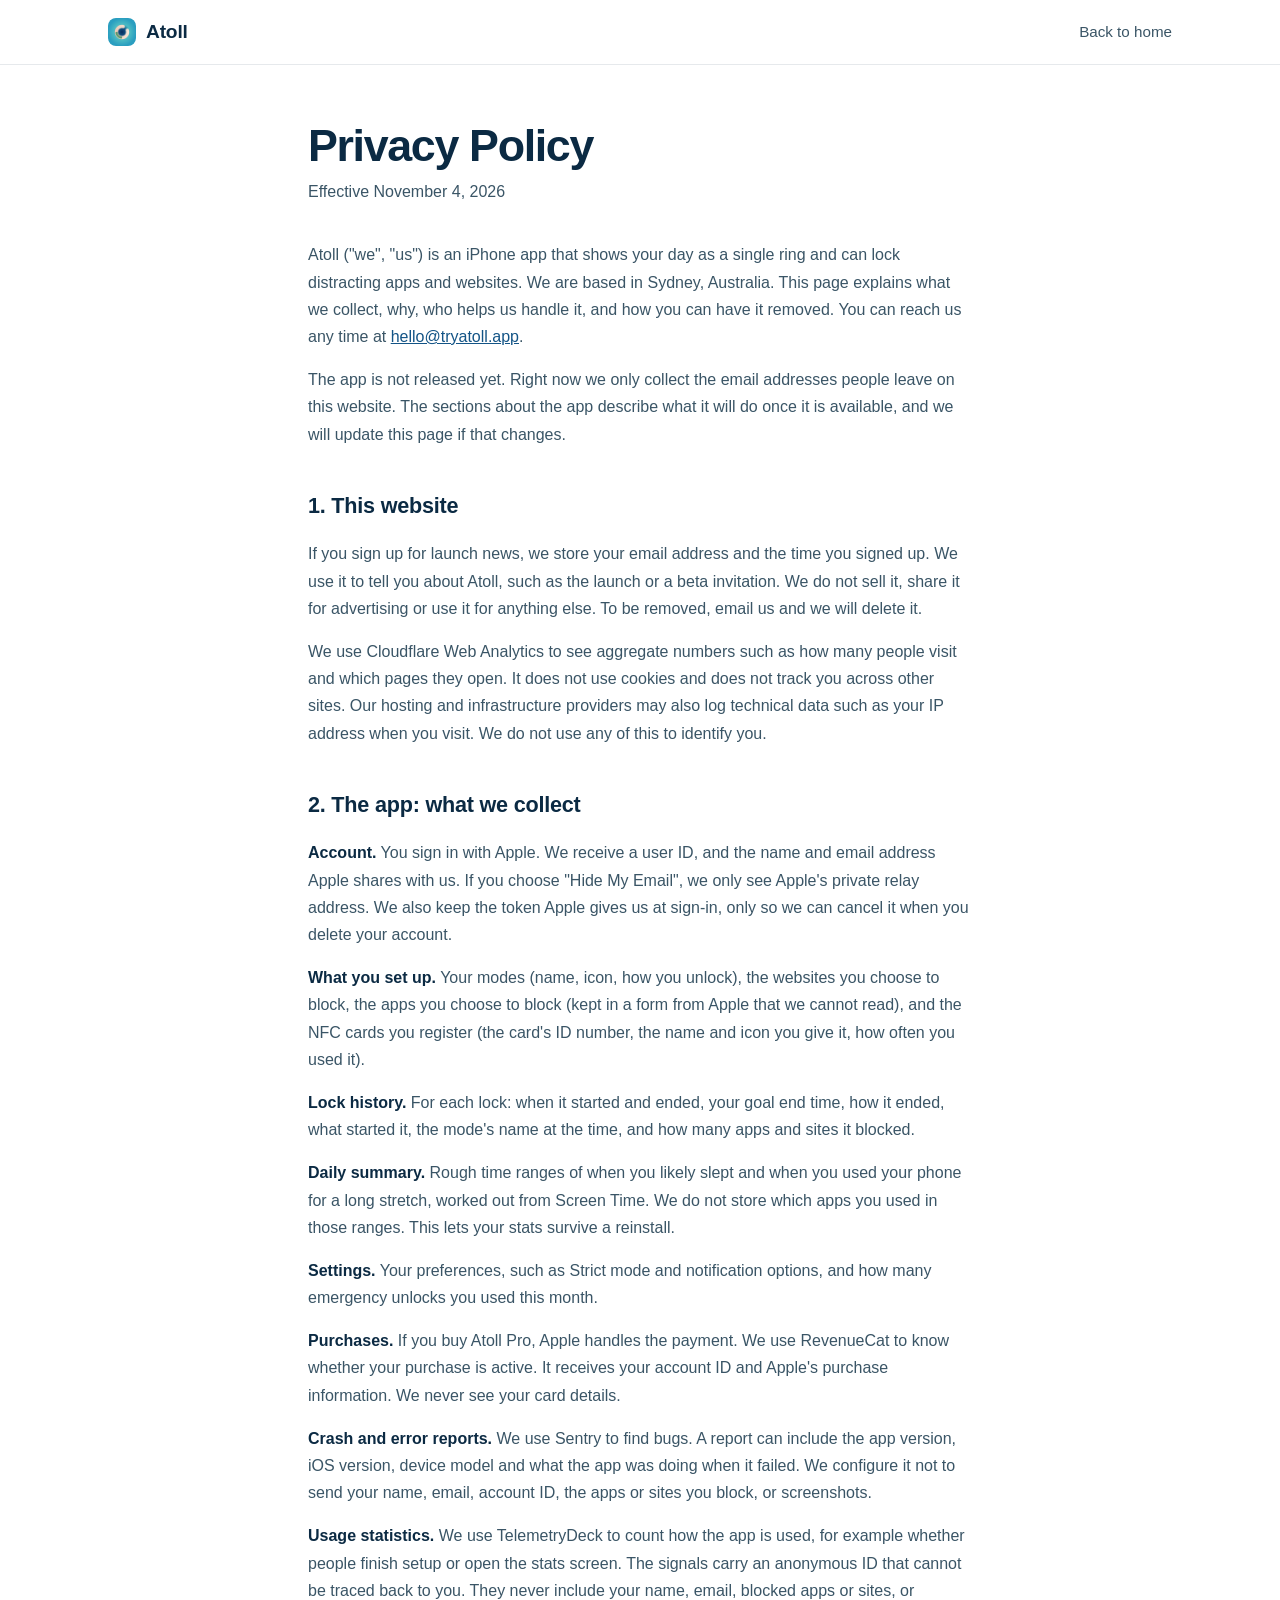
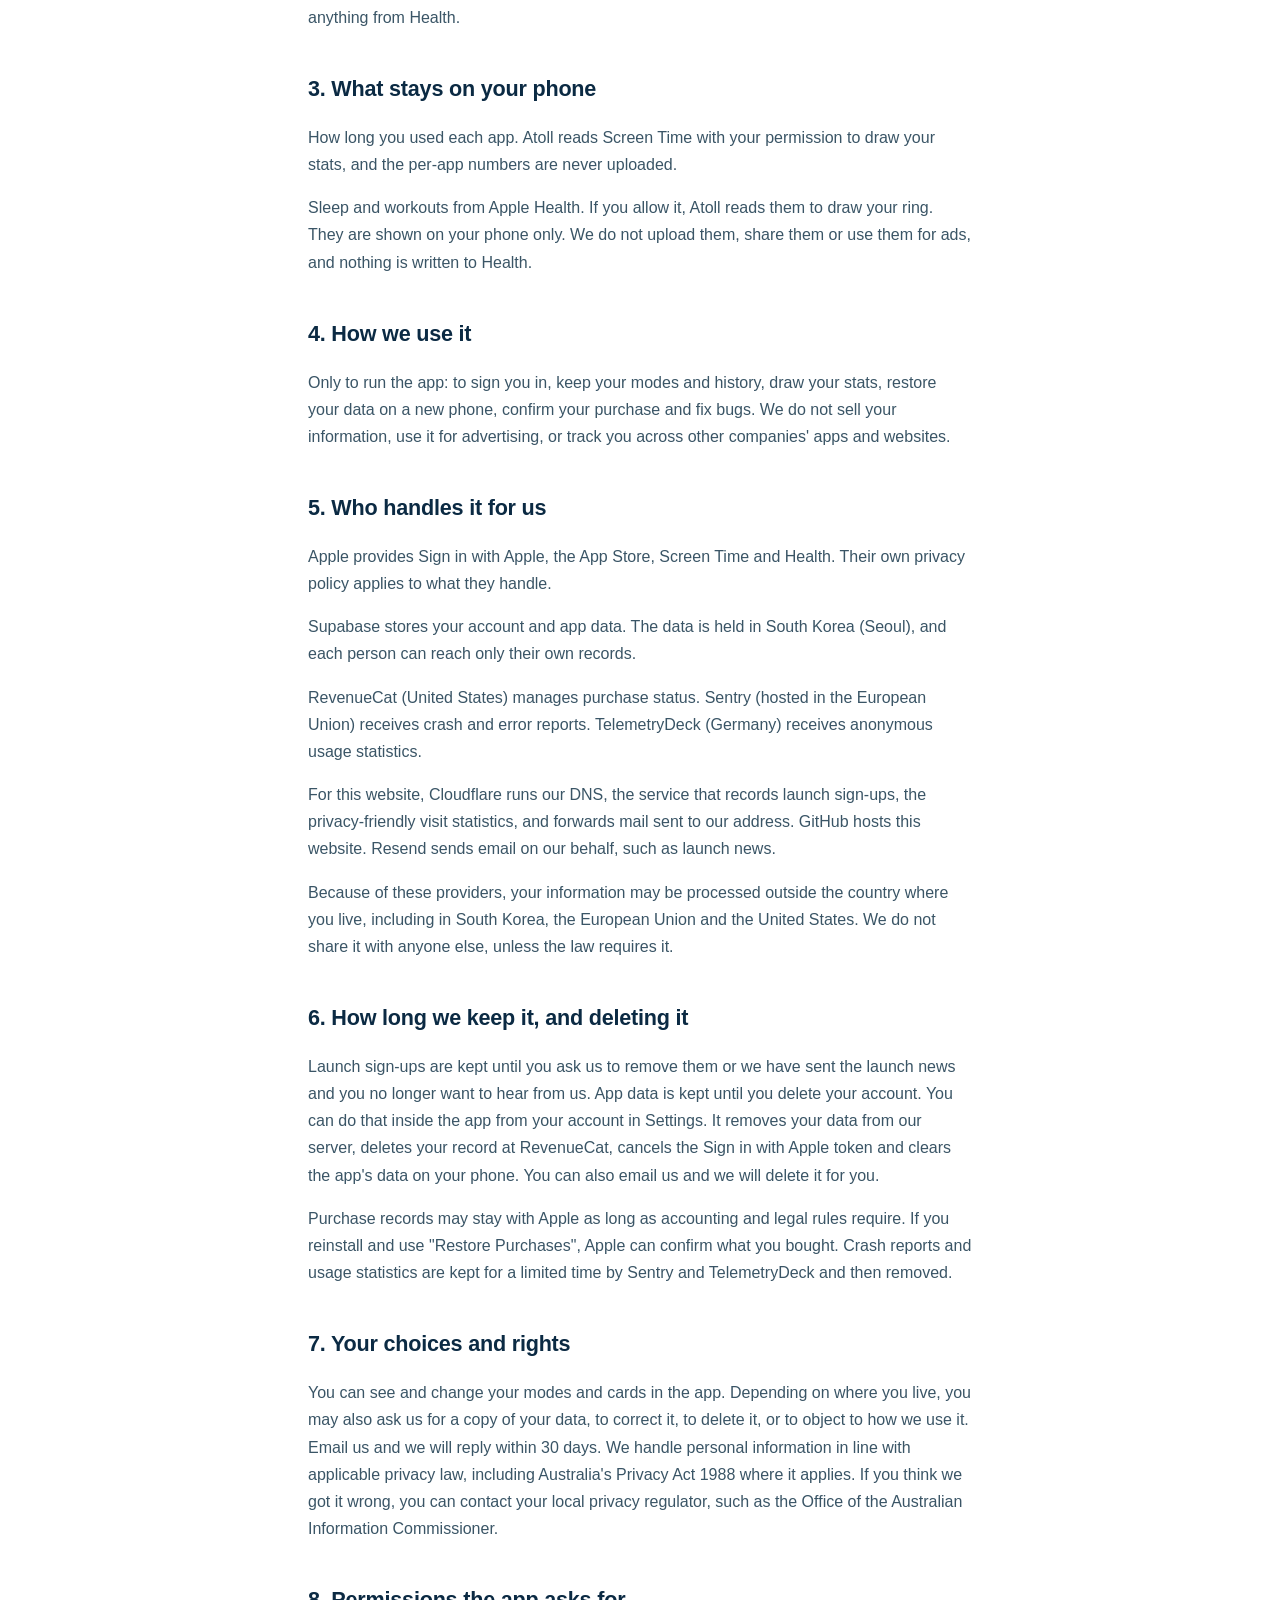
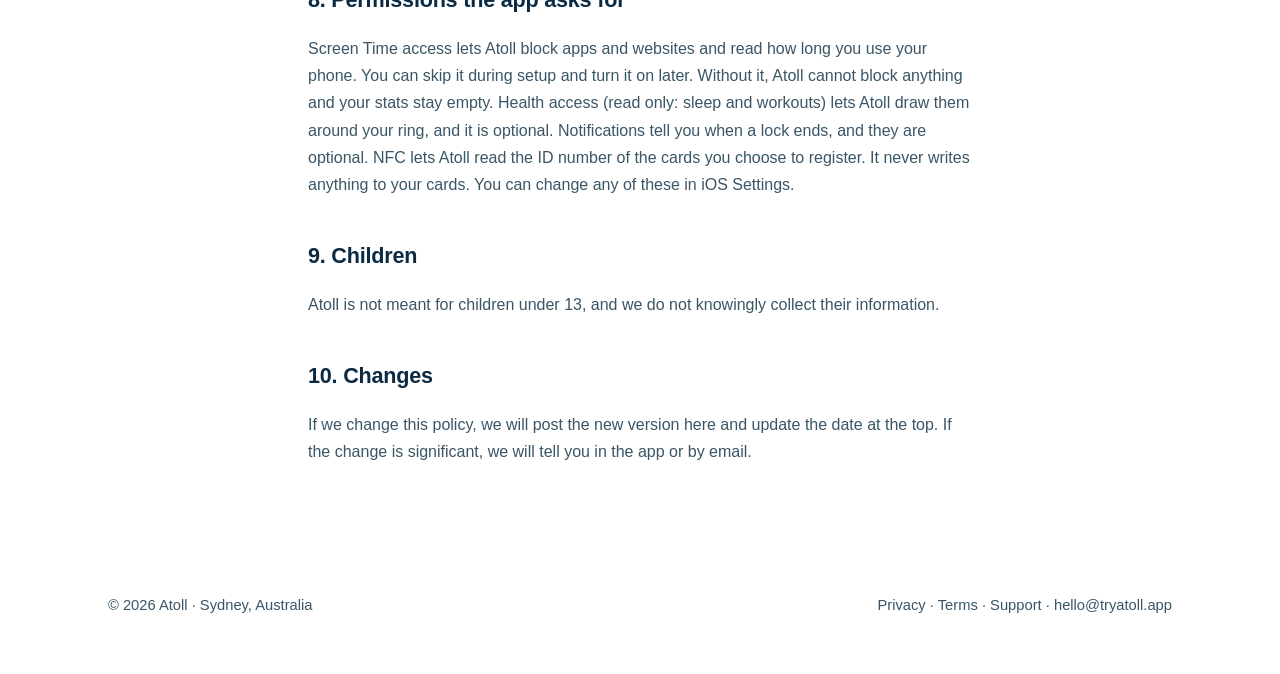
<file: privacy/index.html>
<!doctype html>
<html lang="en">
<head>
<meta charset="utf-8">
<meta name="viewport" content="width=device-width, initial-scale=1">
<title>Privacy Policy · Atoll</title>
<meta name="description" content="How Atoll handles your account, your app data, purchases and diagnostics, and what stays on your phone.">
<link rel="canonical" href="https://tryatoll.app/privacy/">
<link rel="icon" href="/favicon.ico" sizes="any">
<link rel="icon" type="image/png" sizes="32x32" href="/favicon-32.png">
<link rel="apple-touch-icon" href="/apple-touch-icon.png">
<meta name="theme-color" content="#0b2a43">
<link rel="stylesheet" href="/page.css">
</head>
<body>
<nav class="nav" aria-label="Main"><div class="wrap">
  <a class="brand" href="/"><span class="mark" aria-hidden="true"></span>Atoll</a>
  <a class="back" href="/">Back to home</a>
</div></nav>
<main>
<article>
<h1>Privacy Policy</h1>
<p class="meta">Effective November 4, 2026</p>

<p>Atoll ("we", "us") is an iPhone app that shows your day as a single ring and can lock distracting apps and websites. We are based in Sydney, Australia. This page explains what we collect, why, who helps us handle it, and how you can have it removed. You can reach us any time at <a href="mailto:hello@tryatoll.app">hello@tryatoll.app</a>.</p>

<p>The app is not released yet. Right now we only collect the email addresses people leave on this website. The sections about the app describe what it will do once it is available, and we will update this page if that changes.</p>

<h2>1. This website</h2>
<p>If you sign up for launch news, we store your email address and the time you signed up. We use it to tell you about Atoll, such as the launch or a beta invitation. We do not sell it, share it for advertising or use it for anything else. To be removed, email us and we will delete it.</p>
<p>We use Cloudflare Web Analytics to see aggregate numbers such as how many people visit and which pages they open. It does not use cookies and does not track you across other sites. Our hosting and infrastructure providers may also log technical data such as your IP address when you visit. We do not use any of this to identify you.</p>

<h2>2. The app: what we collect</h2>
<p><b>Account.</b> You sign in with Apple. We receive a user ID, and the name and email address Apple shares with us. If you choose "Hide My Email", we only see Apple's private relay address. We also keep the token Apple gives us at sign-in, only so we can cancel it when you delete your account.</p>
<p><b>What you set up.</b> Your modes (name, icon, how you unlock), the websites you choose to block, the apps you choose to block (kept in a form from Apple that we cannot read), and the NFC cards you register (the card's ID number, the name and icon you give it, how often you used it).</p>
<p><b>Lock history.</b> For each lock: when it started and ended, your goal end time, how it ended, what started it, the mode's name at the time, and how many apps and sites it blocked.</p>
<p><b>Daily summary.</b> Rough time ranges of when you likely slept and when you used your phone for a long stretch, worked out from Screen Time. We do not store which apps you used in those ranges. This lets your stats survive a reinstall.</p>
<p><b>Settings.</b> Your preferences, such as Strict mode and notification options, and how many emergency unlocks you used this month.</p>
<p><b>Purchases.</b> If you buy Atoll Pro, Apple handles the payment. We use RevenueCat to know whether your purchase is active. It receives your account ID and Apple's purchase information. We never see your card details.</p>
<p><b>Crash and error reports.</b> We use Sentry to find bugs. A report can include the app version, iOS version, device model and what the app was doing when it failed. We configure it not to send your name, email, account ID, the apps or sites you block, or screenshots.</p>
<p><b>Usage statistics.</b> We use TelemetryDeck to count how the app is used, for example whether people finish setup or open the stats screen. The signals carry an anonymous ID that cannot be traced back to you. They never include your name, email, blocked apps or sites, or anything from Health.</p>

<h2>3. What stays on your phone</h2>
<p>How long you used each app. Atoll reads Screen Time with your permission to draw your stats, and the per-app numbers are never uploaded.</p>
<p>Sleep and workouts from Apple Health. If you allow it, Atoll reads them to draw your ring. They are shown on your phone only. We do not upload them, share them or use them for ads, and nothing is written to Health.</p>

<h2>4. How we use it</h2>
<p>Only to run the app: to sign you in, keep your modes and history, draw your stats, restore your data on a new phone, confirm your purchase and fix bugs. We do not sell your information, use it for advertising, or track you across other companies' apps and websites.</p>

<h2>5. Who handles it for us</h2>
<p>Apple provides Sign in with Apple, the App Store, Screen Time and Health. Their own privacy policy applies to what they handle.</p>
<p>Supabase stores your account and app data. The data is held in South Korea (Seoul), and each person can reach only their own records.</p>
<p>RevenueCat (United States) manages purchase status. Sentry (hosted in the European Union) receives crash and error reports. TelemetryDeck (Germany) receives anonymous usage statistics.</p>
<p>For this website, Cloudflare runs our DNS, the service that records launch sign-ups, the privacy-friendly visit statistics, and forwards mail sent to our address. GitHub hosts this website. Resend sends email on our behalf, such as launch news.</p>
<p>Because of these providers, your information may be processed outside the country where you live, including in South Korea, the European Union and the United States. We do not share it with anyone else, unless the law requires it.</p>

<h2>6. How long we keep it, and deleting it</h2>
<p>Launch sign-ups are kept until you ask us to remove them or we have sent the launch news and you no longer want to hear from us. App data is kept until you delete your account. You can do that inside the app from your account in Settings. It removes your data from our server, deletes your record at RevenueCat, cancels the Sign in with Apple token and clears the app's data on your phone. You can also email us and we will delete it for you.</p>
<p>Purchase records may stay with Apple as long as accounting and legal rules require. If you reinstall and use "Restore Purchases", Apple can confirm what you bought. Crash reports and usage statistics are kept for a limited time by Sentry and TelemetryDeck and then removed.</p>

<h2>7. Your choices and rights</h2>
<p>You can see and change your modes and cards in the app. Depending on where you live, you may also ask us for a copy of your data, to correct it, to delete it, or to object to how we use it. Email us and we will reply within 30 days. We handle personal information in line with applicable privacy law, including Australia's Privacy Act 1988 where it applies. If you think we got it wrong, you can contact your local privacy regulator, such as the Office of the Australian Information Commissioner.</p>

<h2>8. Permissions the app asks for</h2>
<p>Screen Time access lets Atoll block apps and websites and read how long you use your phone. You can skip it during setup and turn it on later. Without it, Atoll cannot block anything and your stats stay empty. Health access (read only: sleep and workouts) lets Atoll draw them around your ring, and it is optional. Notifications tell you when a lock ends, and they are optional. NFC lets Atoll read the ID number of the cards you choose to register. It never writes anything to your cards. You can change any of these in iOS Settings.</p>

<h2>9. Children</h2>
<p>Atoll is not meant for children under 13, and we do not knowingly collect their information.</p>

<h2>10. Changes</h2>
<p>If we change this policy, we will post the new version here and update the date at the top. If the change is significant, we will tell you in the app or by email.</p>
</article>
</main>
<footer><div class="wrap">
  <span>© 2026 Atoll · Sydney, Australia</span>
  <span><a href="/privacy/">Privacy</a> · <a href="/terms/">Terms</a> · <a href="/support/">Support</a> · <a href="mailto:hello@tryatoll.app">hello@tryatoll.app</a></span>
</div></footer>
<!-- Cloudflare Web Analytics -->
<script defer src='https://static.cloudflareinsights.com/beacon.min.js' data-cf-beacon='{"token": "031bfcde85be46de826a1d18d7e352c0"}'></script>
<!-- End Cloudflare Web Analytics -->
</body>
</html>
</file>
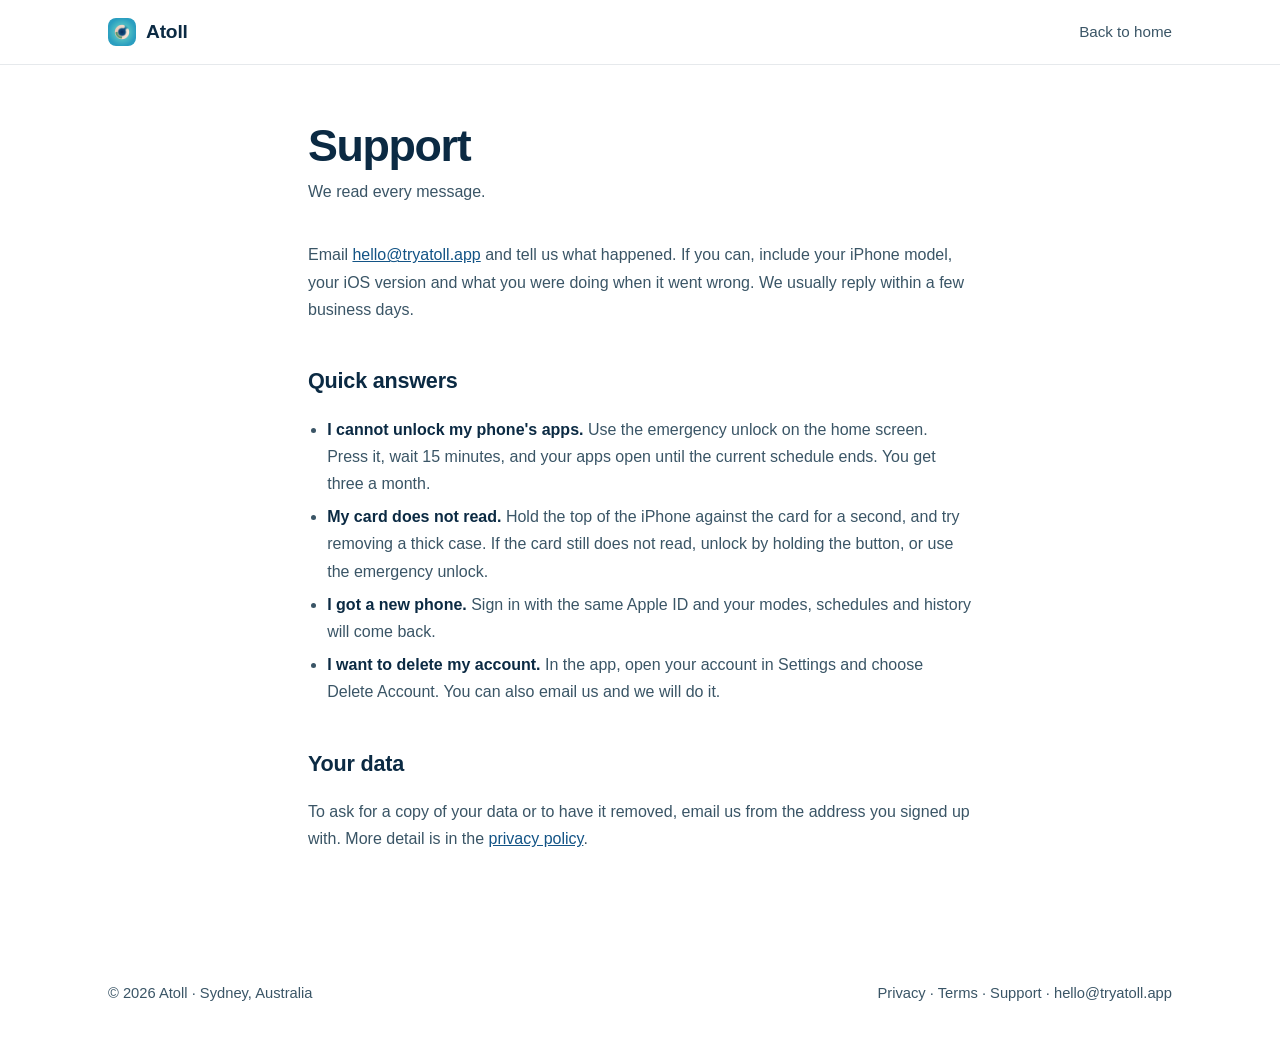
<file: support/index.html>
<!doctype html>
<html lang="en">
<head>
<meta charset="utf-8">
<meta name="viewport" content="width=device-width, initial-scale=1">
<title>Support · Atoll</title>
<meta name="description" content="Get help with Atoll, ask a question or request that your data is deleted.">
<link rel="canonical" href="https://tryatoll.app/support/">
<link rel="icon" href="/favicon.ico" sizes="any">
<link rel="icon" type="image/png" sizes="32x32" href="/favicon-32.png">
<link rel="apple-touch-icon" href="/apple-touch-icon.png">
<meta name="theme-color" content="#0b2a43">
<link rel="stylesheet" href="/page.css">
</head>
<body>
<nav class="nav" aria-label="Main"><div class="wrap">
  <a class="brand" href="/"><span class="mark" aria-hidden="true"></span>Atoll</a>
  <a class="back" href="/">Back to home</a>
</div></nav>
<main>
<article>
<h1>Support</h1>
<p class="meta">We read every message.</p>

<p>Email <a href="mailto:hello@tryatoll.app">hello@tryatoll.app</a> and tell us what happened. If you can, include your iPhone model, your iOS version and what you were doing when it went wrong. We usually reply within a few business days.</p>

<h2>Quick answers</h2>
<ul>
<li><b>I cannot unlock my phone's apps.</b> Use the emergency unlock on the home screen. Press it, wait 15 minutes, and your apps open until the current schedule ends. You get three a month.</li>
<li><b>My card does not read.</b> Hold the top of the iPhone against the card for a second, and try removing a thick case. If the card still does not read, unlock by holding the button, or use the emergency unlock.</li>
<li><b>I got a new phone.</b> Sign in with the same Apple ID and your modes, schedules and history will come back.</li>
<li><b>I want to delete my account.</b> In the app, open your account in Settings and choose Delete Account. You can also email us and we will do it.</li>
</ul>

<h2>Your data</h2>
<p>To ask for a copy of your data or to have it removed, email us from the address you signed up with. More detail is in the <a href="/privacy/">privacy policy</a>.</p>
</article>
</main>
<footer><div class="wrap">
  <span>© 2026 Atoll · Sydney, Australia</span>
  <span><a href="/privacy/">Privacy</a> · <a href="/terms/">Terms</a> · <a href="/support/">Support</a> · <a href="mailto:hello@tryatoll.app">hello@tryatoll.app</a></span>
</div></footer>
<!-- Cloudflare Web Analytics -->
<script defer src='https://static.cloudflareinsights.com/beacon.min.js' data-cf-beacon='{"token": "031bfcde85be46de826a1d18d7e352c0"}'></script>
<!-- End Cloudflare Web Analytics -->
</body>
</html>
</file>
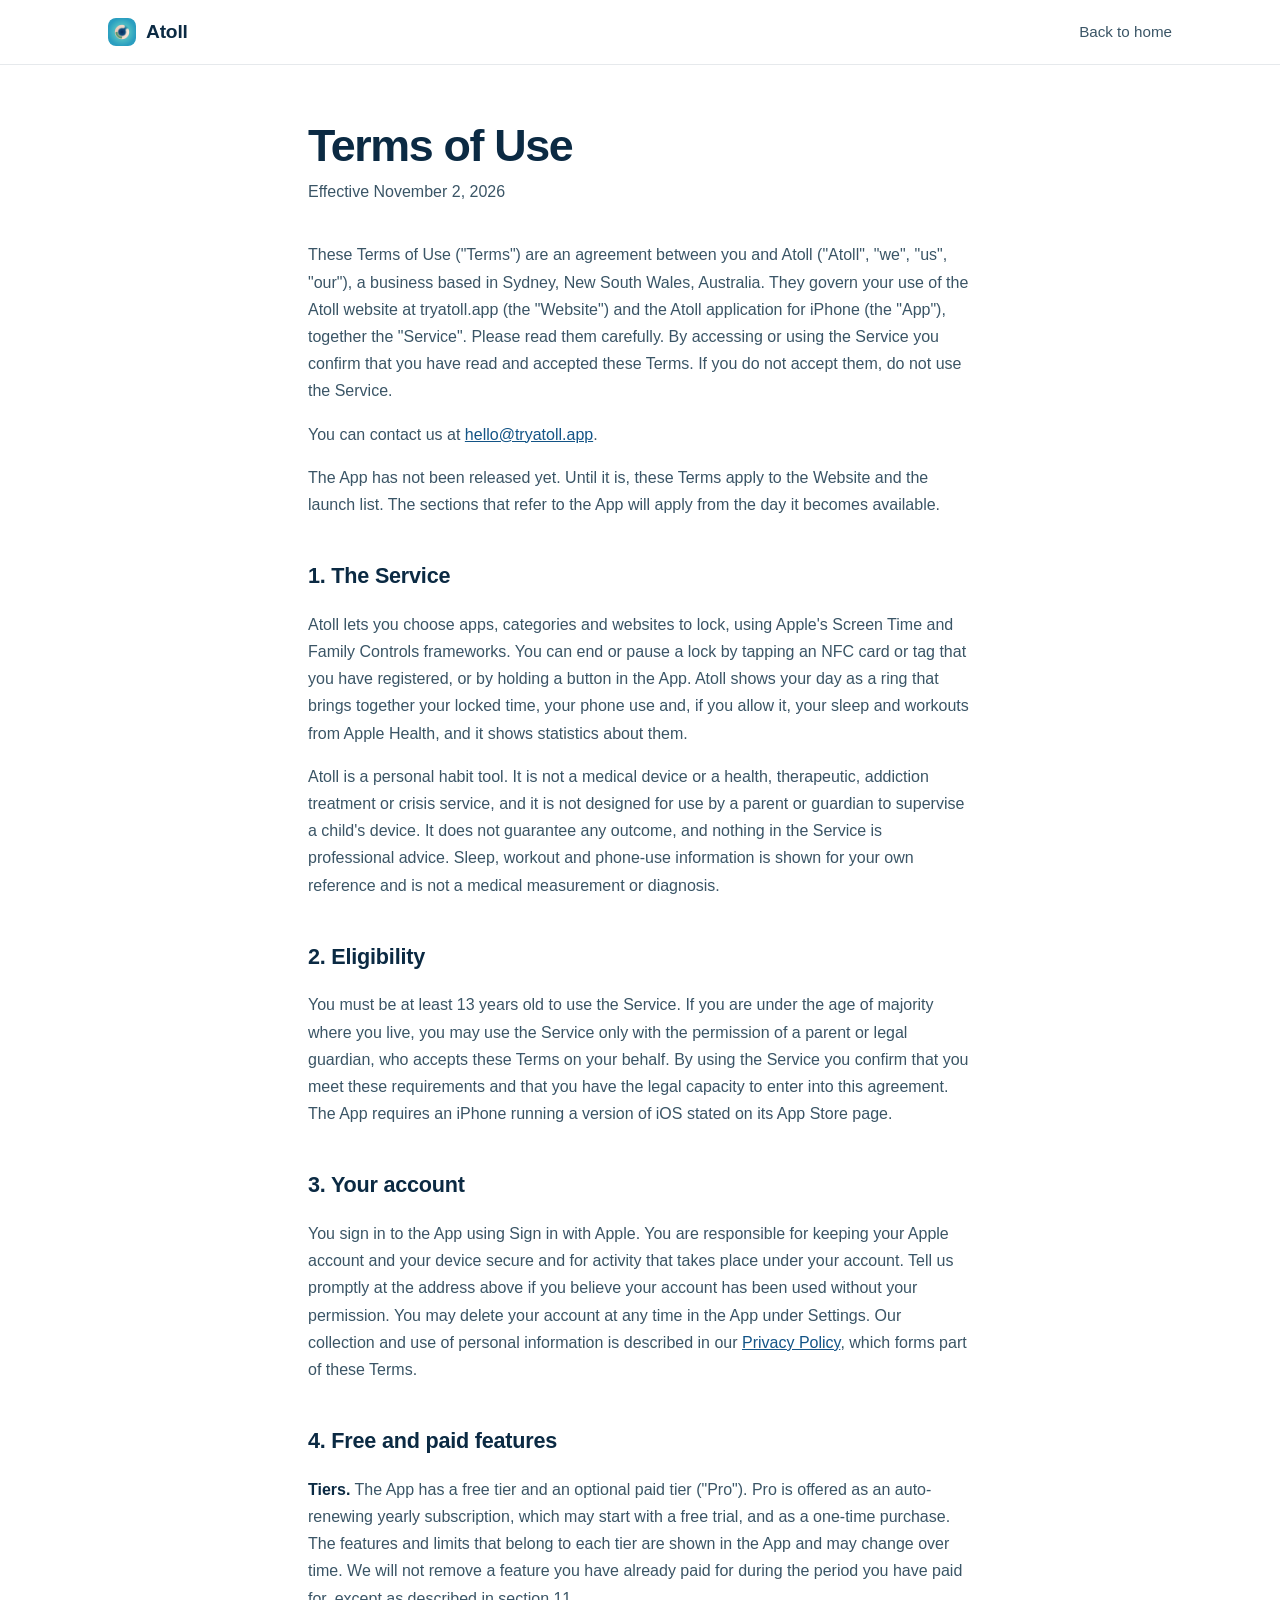
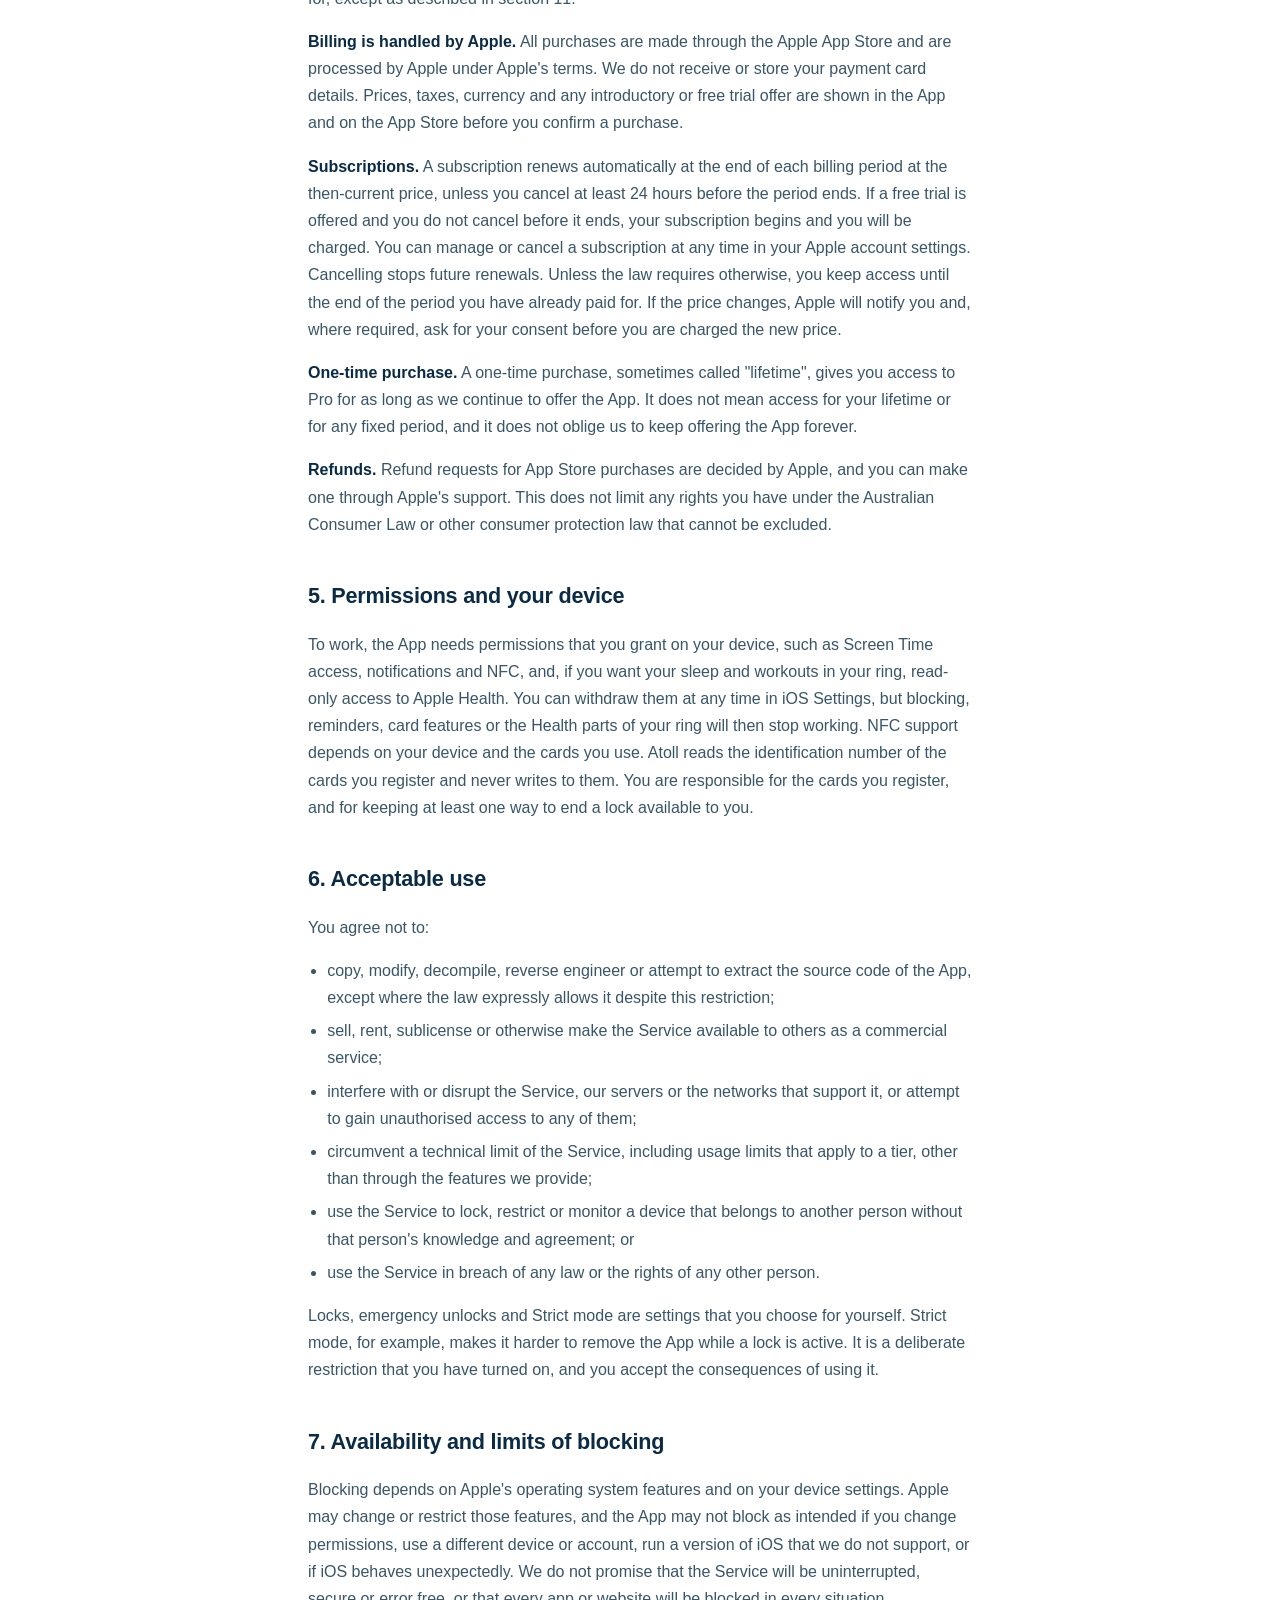
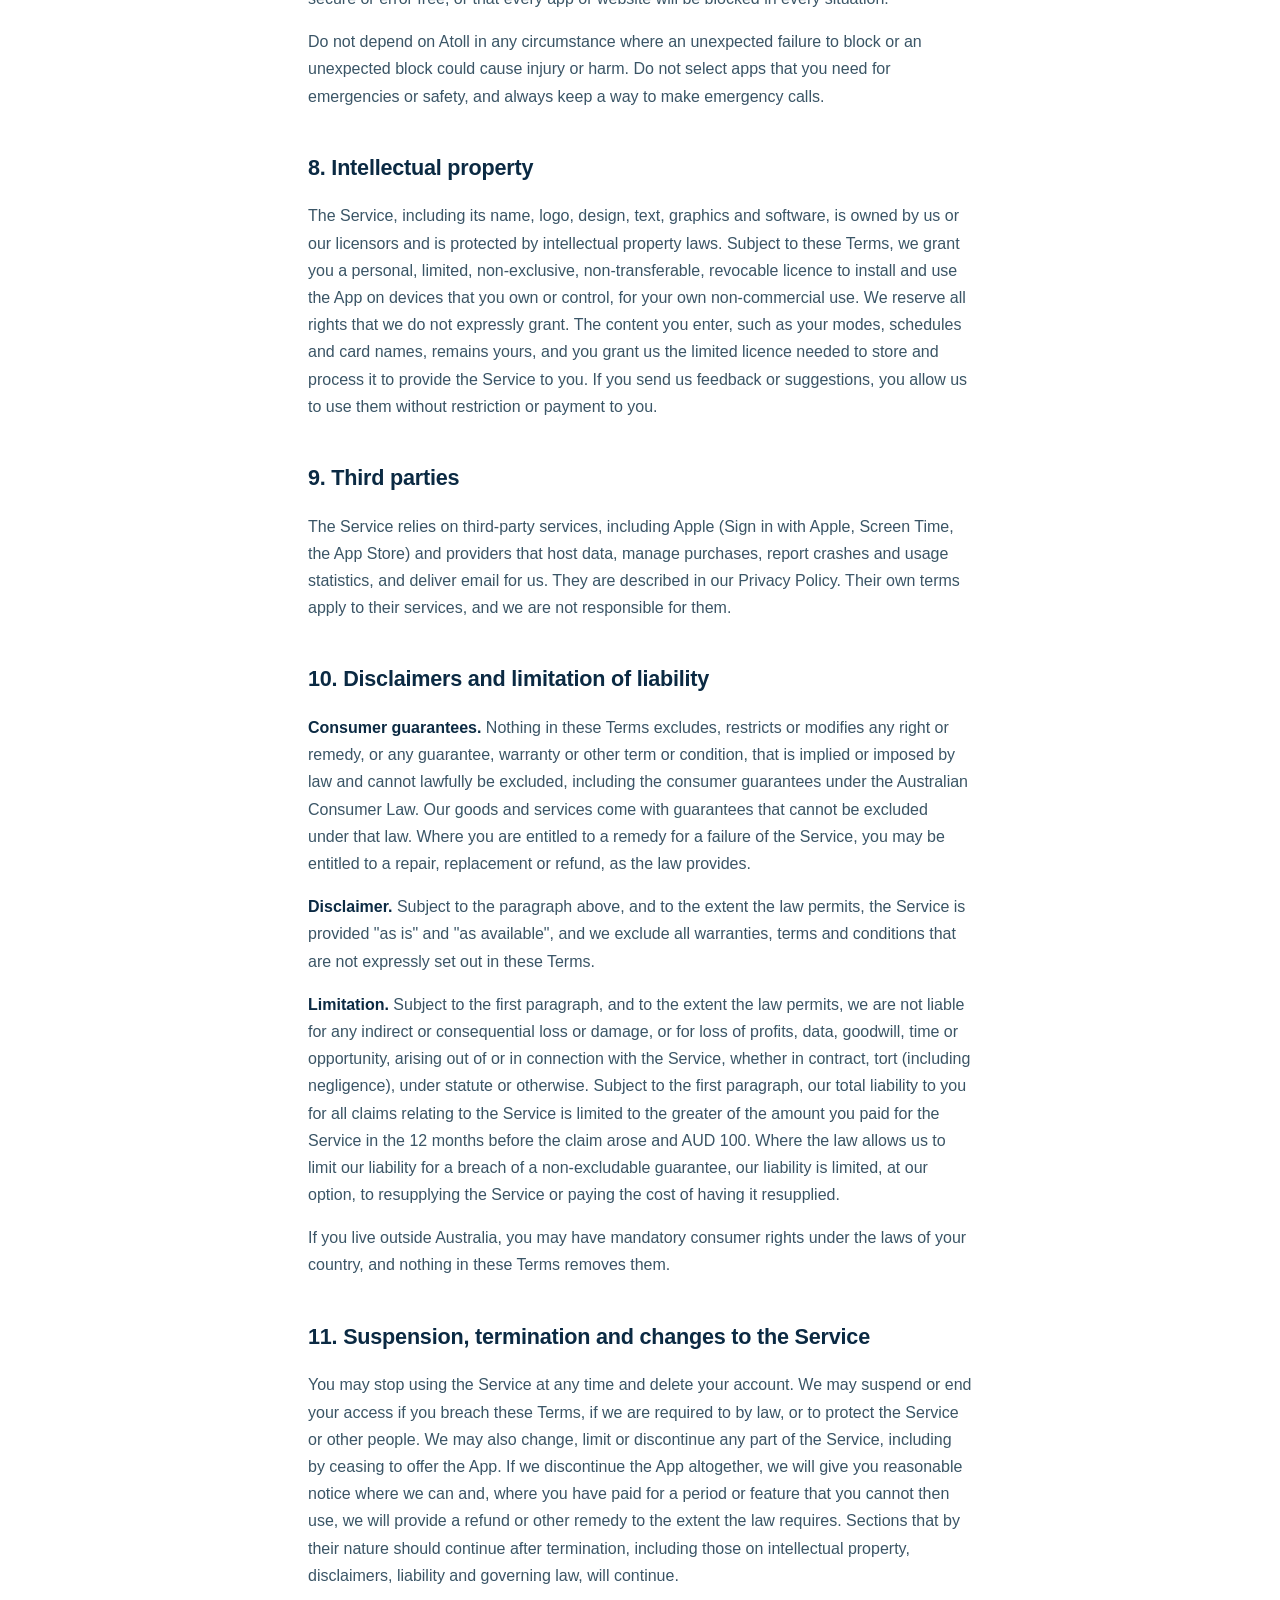
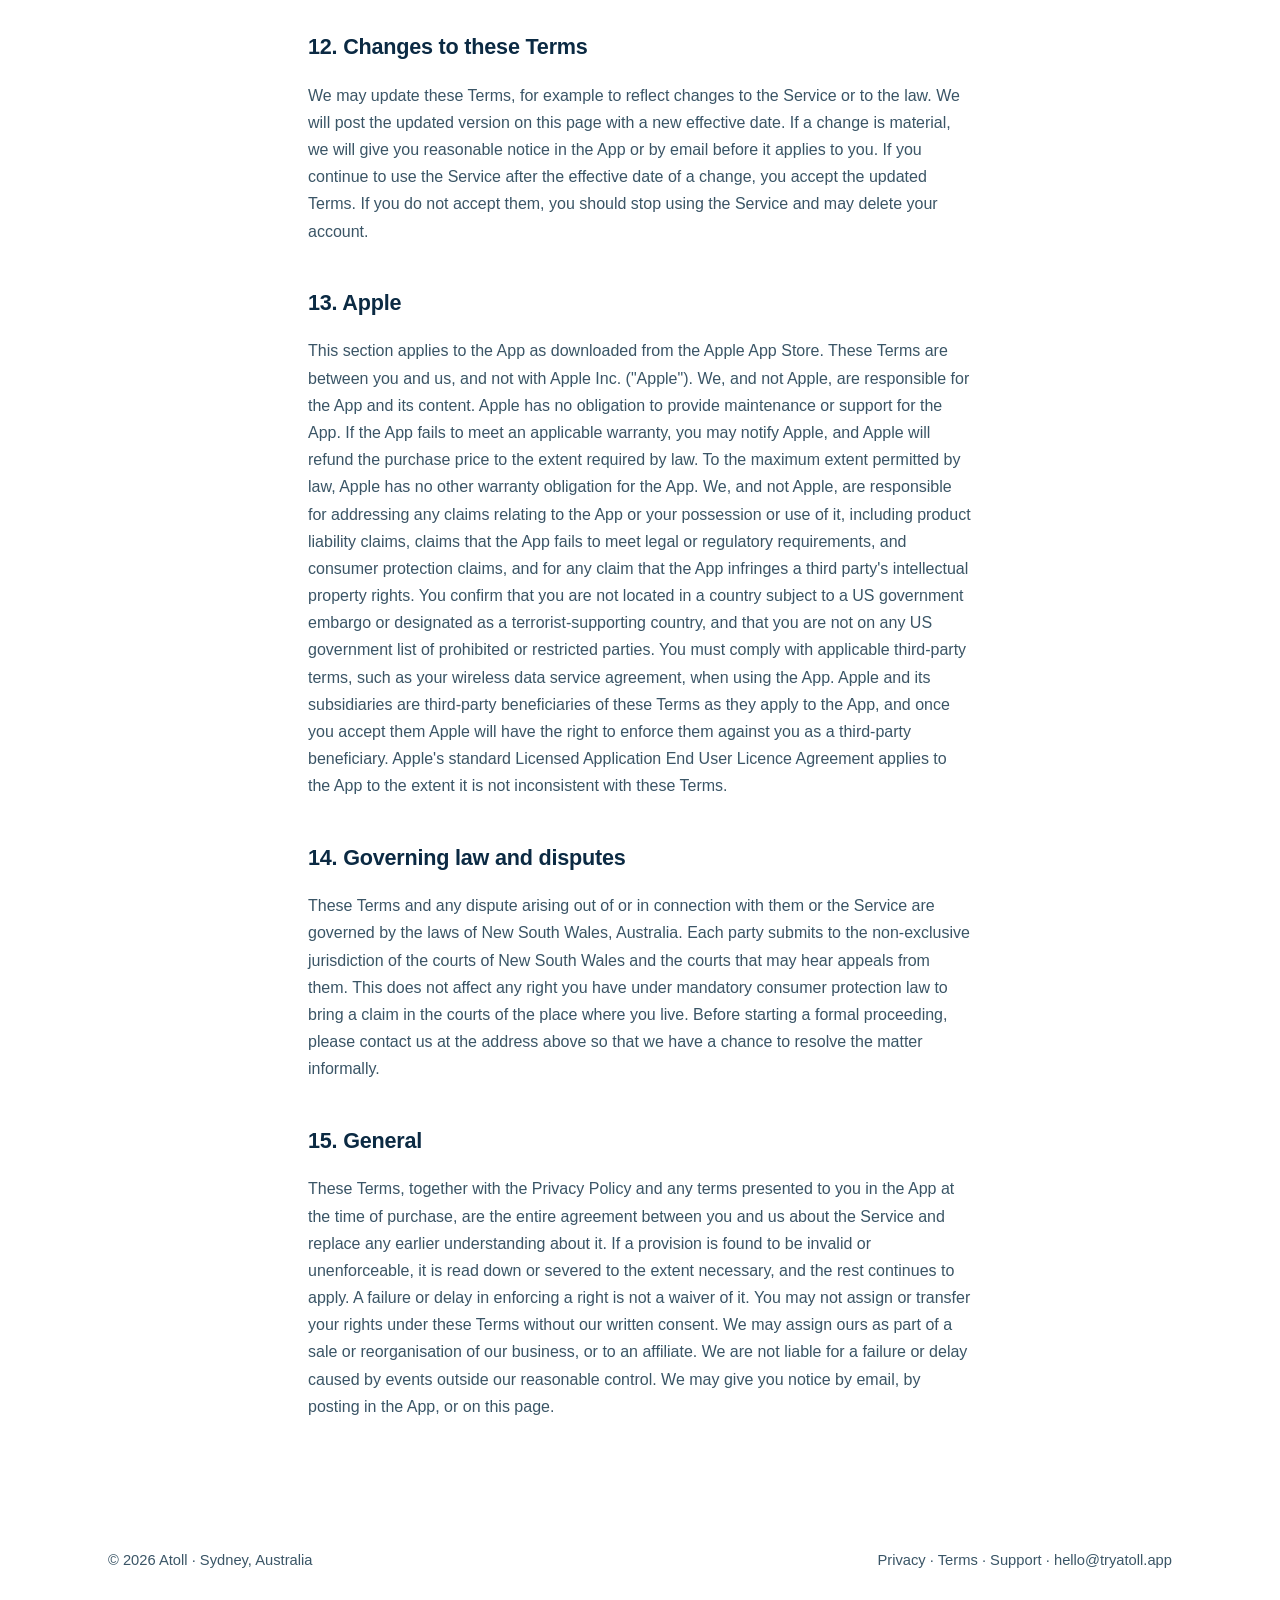
<file: terms/index.html>
<!doctype html>
<html lang="en">
<head>
<meta charset="utf-8">
<meta name="viewport" content="width=device-width, initial-scale=1">
<title>Terms of Use · Atoll</title>
<meta name="description" content="The terms for using the Atoll website and app.">
<link rel="canonical" href="https://tryatoll.app/terms/">
<link rel="icon" href="/favicon.ico" sizes="any">
<link rel="icon" type="image/png" sizes="32x32" href="/favicon-32.png">
<link rel="apple-touch-icon" href="/apple-touch-icon.png">
<meta name="theme-color" content="#0b2a43">
<link rel="stylesheet" href="/page.css">
</head>
<body>
<nav class="nav" aria-label="Main"><div class="wrap">
  <a class="brand" href="/"><span class="mark" aria-hidden="true"></span>Atoll</a>
  <a class="back" href="/">Back to home</a>
</div></nav>
<main>
<article>
<h1>Terms of Use</h1>
<p class="meta">Effective November 2, 2026</p>

<p>These Terms of Use ("Terms") are an agreement between you and Atoll ("Atoll", "we", "us", "our"), a business based in Sydney, New South Wales, Australia. They govern your use of the Atoll website at tryatoll.app (the "Website") and the Atoll application for iPhone (the "App"), together the "Service". Please read them carefully. By accessing or using the Service you confirm that you have read and accepted these Terms. If you do not accept them, do not use the Service.</p>
<p>You can contact us at <a href="mailto:hello@tryatoll.app">hello@tryatoll.app</a>.</p>

<p>The App has not been released yet. Until it is, these Terms apply to the Website and the launch list. The sections that refer to the App will apply from the day it becomes available.</p>

<h2>1. The Service</h2>
<p>Atoll lets you choose apps, categories and websites to lock, using Apple's Screen Time and Family Controls frameworks. You can end or pause a lock by tapping an NFC card or tag that you have registered, or by holding a button in the App. Atoll shows your day as a ring that brings together your locked time, your phone use and, if you allow it, your sleep and workouts from Apple Health, and it shows statistics about them.</p>
<p>Atoll is a personal habit tool. It is not a medical device or a health, therapeutic, addiction treatment or crisis service, and it is not designed for use by a parent or guardian to supervise a child's device. It does not guarantee any outcome, and nothing in the Service is professional advice. Sleep, workout and phone-use information is shown for your own reference and is not a medical measurement or diagnosis.</p>

<h2>2. Eligibility</h2>
<p>You must be at least 13 years old to use the Service. If you are under the age of majority where you live, you may use the Service only with the permission of a parent or legal guardian, who accepts these Terms on your behalf. By using the Service you confirm that you meet these requirements and that you have the legal capacity to enter into this agreement. The App requires an iPhone running a version of iOS stated on its App Store page.</p>

<h2>3. Your account</h2>
<p>You sign in to the App using Sign in with Apple. You are responsible for keeping your Apple account and your device secure and for activity that takes place under your account. Tell us promptly at the address above if you believe your account has been used without your permission. You may delete your account at any time in the App under Settings. Our collection and use of personal information is described in our <a href="/privacy/">Privacy Policy</a>, which forms part of these Terms.</p>

<h2>4. Free and paid features</h2>
<p><b>Tiers.</b> The App has a free tier and an optional paid tier ("Pro"). Pro is offered as an auto-renewing yearly subscription, which may start with a free trial, and as a one-time purchase. The features and limits that belong to each tier are shown in the App and may change over time. We will not remove a feature you have already paid for during the period you have paid for, except as described in section 11.</p>
<p><b>Billing is handled by Apple.</b> All purchases are made through the Apple App Store and are processed by Apple under Apple's terms. We do not receive or store your payment card details. Prices, taxes, currency and any introductory or free trial offer are shown in the App and on the App Store before you confirm a purchase.</p>
<p><b>Subscriptions.</b> A subscription renews automatically at the end of each billing period at the then-current price, unless you cancel at least 24 hours before the period ends. If a free trial is offered and you do not cancel before it ends, your subscription begins and you will be charged. You can manage or cancel a subscription at any time in your Apple account settings. Cancelling stops future renewals. Unless the law requires otherwise, you keep access until the end of the period you have already paid for. If the price changes, Apple will notify you and, where required, ask for your consent before you are charged the new price.</p>
<p><b>One-time purchase.</b> A one-time purchase, sometimes called "lifetime", gives you access to Pro for as long as we continue to offer the App. It does not mean access for your lifetime or for any fixed period, and it does not oblige us to keep offering the App forever.</p>
<p><b>Refunds.</b> Refund requests for App Store purchases are decided by Apple, and you can make one through Apple's support. This does not limit any rights you have under the Australian Consumer Law or other consumer protection law that cannot be excluded.</p>

<h2>5. Permissions and your device</h2>
<p>To work, the App needs permissions that you grant on your device, such as Screen Time access, notifications and NFC, and, if you want your sleep and workouts in your ring, read-only access to Apple Health. You can withdraw them at any time in iOS Settings, but blocking, reminders, card features or the Health parts of your ring will then stop working. NFC support depends on your device and the cards you use. Atoll reads the identification number of the cards you register and never writes to them. You are responsible for the cards you register, and for keeping at least one way to end a lock available to you.</p>

<h2>6. Acceptable use</h2>
<p>You agree not to:</p>
<ul>
<li>copy, modify, decompile, reverse engineer or attempt to extract the source code of the App, except where the law expressly allows it despite this restriction;</li>
<li>sell, rent, sublicense or otherwise make the Service available to others as a commercial service;</li>
<li>interfere with or disrupt the Service, our servers or the networks that support it, or attempt to gain unauthorised access to any of them;</li>
<li>circumvent a technical limit of the Service, including usage limits that apply to a tier, other than through the features we provide;</li>
<li>use the Service to lock, restrict or monitor a device that belongs to another person without that person's knowledge and agreement; or</li>
<li>use the Service in breach of any law or the rights of any other person.</li>
</ul>
<p>Locks, emergency unlocks and Strict mode are settings that you choose for yourself. Strict mode, for example, makes it harder to remove the App while a lock is active. It is a deliberate restriction that you have turned on, and you accept the consequences of using it.</p>

<h2>7. Availability and limits of blocking</h2>
<p>Blocking depends on Apple's operating system features and on your device settings. Apple may change or restrict those features, and the App may not block as intended if you change permissions, use a different device or account, run a version of iOS that we do not support, or if iOS behaves unexpectedly. We do not promise that the Service will be uninterrupted, secure or error free, or that every app or website will be blocked in every situation.</p>
<p>Do not depend on Atoll in any circumstance where an unexpected failure to block or an unexpected block could cause injury or harm. Do not select apps that you need for emergencies or safety, and always keep a way to make emergency calls.</p>

<h2>8. Intellectual property</h2>
<p>The Service, including its name, logo, design, text, graphics and software, is owned by us or our licensors and is protected by intellectual property laws. Subject to these Terms, we grant you a personal, limited, non-exclusive, non-transferable, revocable licence to install and use the App on devices that you own or control, for your own non-commercial use. We reserve all rights that we do not expressly grant. The content you enter, such as your modes, schedules and card names, remains yours, and you grant us the limited licence needed to store and process it to provide the Service to you. If you send us feedback or suggestions, you allow us to use them without restriction or payment to you.</p>

<h2>9. Third parties</h2>
<p>The Service relies on third-party services, including Apple (Sign in with Apple, Screen Time, the App Store) and providers that host data, manage purchases, report crashes and usage statistics, and deliver email for us. They are described in our Privacy Policy. Their own terms apply to their services, and we are not responsible for them.</p>

<h2>10. Disclaimers and limitation of liability</h2>
<p><b>Consumer guarantees.</b> Nothing in these Terms excludes, restricts or modifies any right or remedy, or any guarantee, warranty or other term or condition, that is implied or imposed by law and cannot lawfully be excluded, including the consumer guarantees under the Australian Consumer Law. Our goods and services come with guarantees that cannot be excluded under that law. Where you are entitled to a remedy for a failure of the Service, you may be entitled to a repair, replacement or refund, as the law provides.</p>
<p><b>Disclaimer.</b> Subject to the paragraph above, and to the extent the law permits, the Service is provided "as is" and "as available", and we exclude all warranties, terms and conditions that are not expressly set out in these Terms.</p>
<p><b>Limitation.</b> Subject to the first paragraph, and to the extent the law permits, we are not liable for any indirect or consequential loss or damage, or for loss of profits, data, goodwill, time or opportunity, arising out of or in connection with the Service, whether in contract, tort (including negligence), under statute or otherwise. Subject to the first paragraph, our total liability to you for all claims relating to the Service is limited to the greater of the amount you paid for the Service in the 12 months before the claim arose and AUD 100. Where the law allows us to limit our liability for a breach of a non-excludable guarantee, our liability is limited, at our option, to resupplying the Service or paying the cost of having it resupplied.</p>
<p>If you live outside Australia, you may have mandatory consumer rights under the laws of your country, and nothing in these Terms removes them.</p>

<h2>11. Suspension, termination and changes to the Service</h2>
<p>You may stop using the Service at any time and delete your account. We may suspend or end your access if you breach these Terms, if we are required to by law, or to protect the Service or other people. We may also change, limit or discontinue any part of the Service, including by ceasing to offer the App. If we discontinue the App altogether, we will give you reasonable notice where we can and, where you have paid for a period or feature that you cannot then use, we will provide a refund or other remedy to the extent the law requires. Sections that by their nature should continue after termination, including those on intellectual property, disclaimers, liability and governing law, will continue.</p>

<h2>12. Changes to these Terms</h2>
<p>We may update these Terms, for example to reflect changes to the Service or to the law. We will post the updated version on this page with a new effective date. If a change is material, we will give you reasonable notice in the App or by email before it applies to you. If you continue to use the Service after the effective date of a change, you accept the updated Terms. If you do not accept them, you should stop using the Service and may delete your account.</p>

<h2>13. Apple</h2>
<p>This section applies to the App as downloaded from the Apple App Store. These Terms are between you and us, and not with Apple Inc. ("Apple"). We, and not Apple, are responsible for the App and its content. Apple has no obligation to provide maintenance or support for the App. If the App fails to meet an applicable warranty, you may notify Apple, and Apple will refund the purchase price to the extent required by law. To the maximum extent permitted by law, Apple has no other warranty obligation for the App. We, and not Apple, are responsible for addressing any claims relating to the App or your possession or use of it, including product liability claims, claims that the App fails to meet legal or regulatory requirements, and consumer protection claims, and for any claim that the App infringes a third party's intellectual property rights. You confirm that you are not located in a country subject to a US government embargo or designated as a terrorist-supporting country, and that you are not on any US government list of prohibited or restricted parties. You must comply with applicable third-party terms, such as your wireless data service agreement, when using the App. Apple and its subsidiaries are third-party beneficiaries of these Terms as they apply to the App, and once you accept them Apple will have the right to enforce them against you as a third-party beneficiary. Apple's standard Licensed Application End User Licence Agreement applies to the App to the extent it is not inconsistent with these Terms.</p>

<h2>14. Governing law and disputes</h2>
<p>These Terms and any dispute arising out of or in connection with them or the Service are governed by the laws of New South Wales, Australia. Each party submits to the non-exclusive jurisdiction of the courts of New South Wales and the courts that may hear appeals from them. This does not affect any right you have under mandatory consumer protection law to bring a claim in the courts of the place where you live. Before starting a formal proceeding, please contact us at the address above so that we have a chance to resolve the matter informally.</p>

<h2>15. General</h2>
<p>These Terms, together with the Privacy Policy and any terms presented to you in the App at the time of purchase, are the entire agreement between you and us about the Service and replace any earlier understanding about it. If a provision is found to be invalid or unenforceable, it is read down or severed to the extent necessary, and the rest continues to apply. A failure or delay in enforcing a right is not a waiver of it. You may not assign or transfer your rights under these Terms without our written consent. We may assign ours as part of a sale or reorganisation of our business, or to an affiliate. We are not liable for a failure or delay caused by events outside our reasonable control. We may give you notice by email, by posting in the App, or on this page.</p>
</article>
</main>
<footer><div class="wrap">
  <span>© 2026 Atoll · Sydney, Australia</span>
  <span><a href="/privacy/">Privacy</a> · <a href="/terms/">Terms</a> · <a href="/support/">Support</a> · <a href="mailto:hello@tryatoll.app">hello@tryatoll.app</a></span>
</div></footer>
<!-- Cloudflare Web Analytics -->
<script defer src='https://static.cloudflareinsights.com/beacon.min.js' data-cf-beacon='{"token": "031bfcde85be46de826a1d18d7e352c0"}'></script>
<!-- End Cloudflare Web Analytics -->
</body>
</html>
</file>
<file: page.css>
:root{--ink:#0b2a43;--ink-2:#3a5566;--muted:#3a5566;--teal:#135486;--teal-2:#2a9ec0;--mist:#e3f1ee;--mist-2:rgba(77,188,196,.28);--line:rgba(11,42,67,.10)}
*{box-sizing:border-box}
body{margin:0;font-family:-apple-system,BlinkMacSystemFont,"SF Pro Display","SF Pro Text","Helvetica Neue",Arial,sans-serif;color:var(--ink);background:#ffffff;line-height:1.7;-webkit-font-smoothing:antialiased}
a{color:var(--teal)}
.wrap{max-width:1120px;margin:0 auto;padding:0 28px}
.nav{border-bottom:1px solid var(--line);background:rgba(255,255,255,.9)}
.nav .wrap{display:flex;align-items:center;justify-content:space-between;height:64px}
.brand{display:flex;align-items:center;gap:10px;font-weight:700;font-size:1.2rem;letter-spacing:-.01em;text-decoration:none;color:var(--ink)}
.mark{width:28px;height:28px;border-radius:8px;background:url(/img/mark.png) center/cover no-repeat;display:inline-block;flex:0 0 28px}
.nav a.back{color:var(--ink-2);text-decoration:none;font-size:.95rem}
article{max-width:720px;margin:0 auto;padding:56px 28px 80px}
h1{font-size:clamp(2rem,5vw,2.8rem);letter-spacing:-.03em;line-height:1.1;margin:0 0 8px}
.meta{color:var(--muted);margin:0 0 36px}
h2{font-size:1.35rem;letter-spacing:-.01em;margin:40px 0 8px}
p,li{color:var(--ink-2)}
ul{padding-left:1.2rem}
li{margin-bottom:6px}
b{color:var(--ink)}
footer{padding:32px 0 56px;color:var(--muted);font-size:.92rem}
footer .wrap{display:flex;justify-content:space-between;gap:16px;flex-wrap:wrap}
footer a{color:inherit;text-decoration:none}
footer a:hover{color:var(--teal)}
a:focus-visible{outline:3px solid var(--teal-2);outline-offset:3px}
</file>
